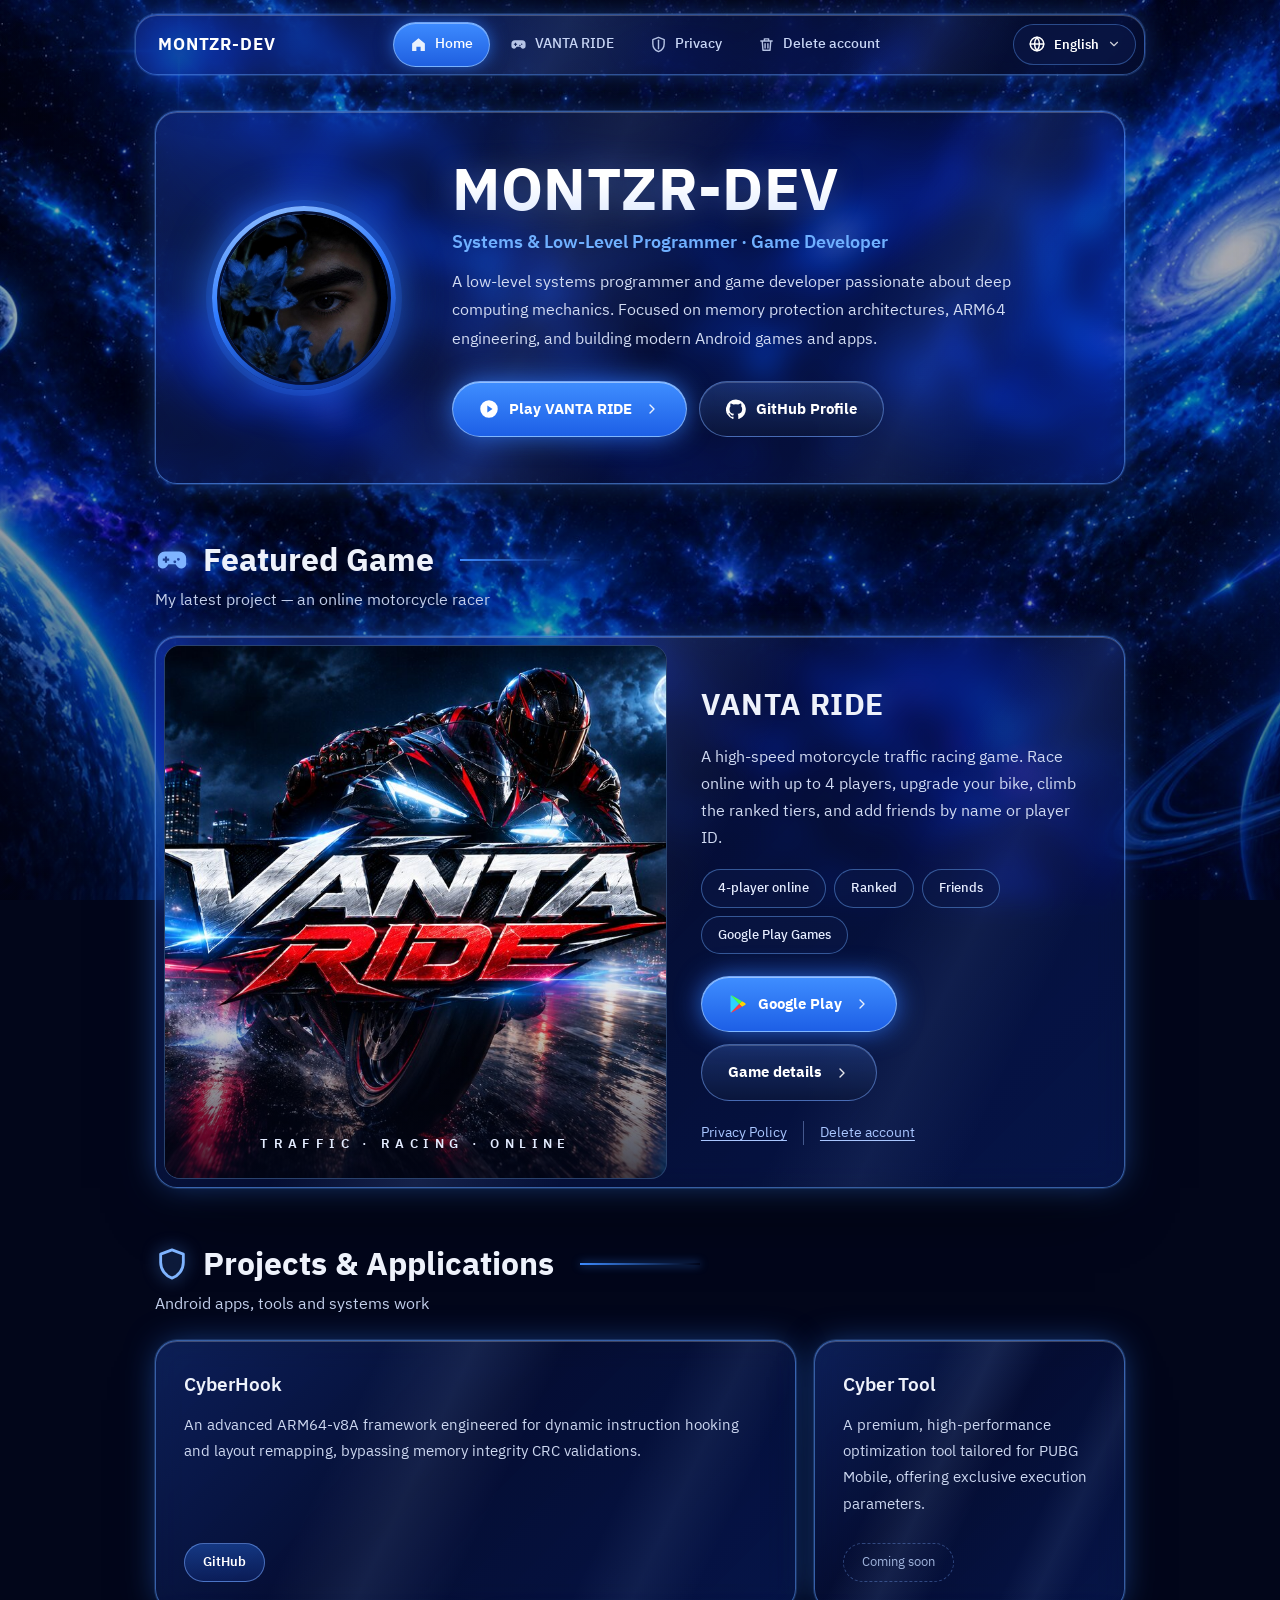
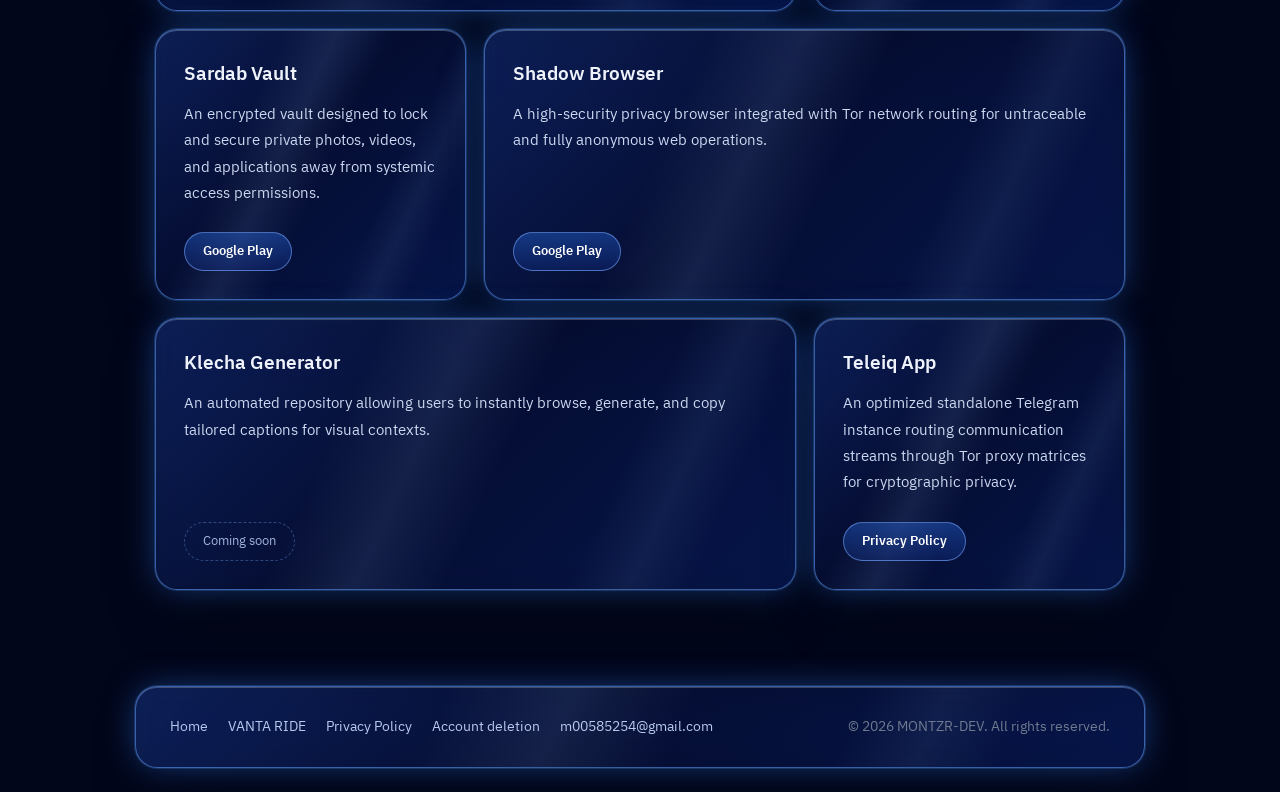
<file: index.html>
<!DOCTYPE html>
<html lang="en" dir="ltr" data-title-ar="MONTZR-DEV | المطوّر" data-title-en="MONTZR-DEV | Portfolio">
<head>
<meta charset="UTF-8"><meta name="viewport" content="width=device-width, initial-scale=1.0">
<title>MONTZR-DEV | Portfolio</title>
<meta name="description" content="MONTZR-DEV portfolio: systems programming, Android apps and the VANTA RIDE game.">
<meta property="og:title" content="MONTZR-DEV | Portfolio"><meta property="og:description" content="MONTZR-DEV portfolio: systems programming, Android apps and the VANTA RIDE game."><meta property="og:image" content="vanta-ride-cover.jpg">
<meta name="theme-color" content="#060912"><link rel="icon" href="313614.jpg">
<link rel="preconnect" href="https://fonts.googleapis.com"><link rel="preconnect" href="https://fonts.gstatic.com" crossorigin><link href="https://fonts.googleapis.com/css2?family=IBM+Plex+Sans+Arabic:wght@400;500;600;700&display=swap" rel="stylesheet"><link rel="stylesheet" href="style.css">
<script src="main.js"></script>
</head>
<body>
<div class="bg" aria-hidden="true"><i></i><i></i><i></i></div><header class="nav"><div class="nav-inner glass"><a class="brand" href="index.html">MONTZR-DEV</a><nav class="links"><a href="index.html" class="active" aria-current="page"><svg class="i" viewBox="0 0 24 24" fill="currentColor" aria-hidden="true"><path d="M3 10.5 12 3l9 7.5V21h-6v-6H9v6H3z"/></svg><span class="ar">الرئيسية</span><span class="en">Home</span></a><a href="vanta-ride.html"><svg class="i" viewBox="0 0 24 24" fill="currentColor" aria-hidden="true"><path d="M7 6h10a5 5 0 0 1 5 5v3.5a3.5 3.5 0 0 1-6.3 2.1L14.5 15h-5l-1.2 1.6A3.5 3.5 0 0 1 2 14.5V11a5 5 0 0 1 5-5zm0 3.5v1.5H5.5v1.5H7V14h1.5v-1.5H10V11H8.5V9.5zm9.5 1a1 1 0 1 0 0 2 1 1 0 0 0 0-2zm-2.5 1.8a1 1 0 1 0 0 2 1 1 0 0 0 0-2z"/></svg><span class="ar">VANTA RIDE</span><span class="en">VANTA RIDE</span></a><a href="vanta-ride-privacy.html"><svg class="i" viewBox="0 0 24 24" fill="none" stroke="currentColor" stroke-width="2" stroke-linecap="round" stroke-linejoin="round" aria-hidden="true"><path d="M12 2 4 5v6c0 5 3.4 9.4 8 11 4.6-1.6 8-6 8-11V5z"/><path d="M12 6v12"/></svg><span class="ar">الخصوصية</span><span class="en">Privacy</span></a><a href="vanta-ride-delete-account.html"><svg class="i" viewBox="0 0 24 24" fill="none" stroke="currentColor" stroke-width="2" stroke-linecap="round" stroke-linejoin="round" aria-hidden="true"><path d="M4 7h16M10 11v6M14 11v6M6 7l1 13h10l1-13M9 7V4h6v3"/></svg><span class="ar">حذف الحساب</span><span class="en">Delete account</span></a></nav><button class="lang" type="button" onclick="toggleLanguage()"><svg class="i" viewBox="0 0 24 24" fill="none" stroke="currentColor" stroke-width="2" stroke-linecap="round" stroke-linejoin="round" aria-hidden="true"><circle cx="12" cy="12" r="9"/><path d="M3 12h18M12 3a14 14 0 0 1 0 18M12 3a14 14 0 0 0 0 18"/></svg><span class="lang-t">English</span><svg class="i" viewBox="0 0 24 24" fill="none" stroke="currentColor" stroke-width="2" stroke-linecap="round" stroke-linejoin="round" aria-hidden="true"><path d="m6 9 6 6 6-6"/></svg></button></div></header>
<main class="wrap">

<section class="hero glass">
 <div class="avatar"><img src="313614.jpg" alt="MONTZR-DEV" onerror="this.parentNode.remove()"></div>
 <div class="hero-text">
 <h1><span class="grad">MONTZR-DEV</span></h1>
 <p class="role">Systems &amp; Low-Level Programmer · Game Developer</p>
 <p class="lead"><span class="ar">مطور برمجيات وأنظمة منخفضة المستوى ومطوّر ألعاب، شغوف بالبحث العميق ودقائق الأمور التقنية. أركز على معمارية حماية الذاكرة وحلول ARM64، وأبني ألعاب وتطبيقات أندرويد حديثة.</span><span class="en">A low-level systems programmer and game developer passionate about deep computing mechanics. Focused on memory protection architectures, ARM64 engineering, and building modern Android games and apps.</span></p>
 <div class="btns">
  <a class="btn btn-p" href="vanta-ride.html"><svg class="i" viewBox="0 0 24 24" fill="currentColor" aria-hidden="true"><path d="M12 1.5a10.5 10.5 0 1 0 0 21 10.5 10.5 0 0 0 0-21zM10 7.8l6.2 4.2-6.2 4.2z"/></svg><span class="ar">العب VANTA RIDE</span><span class="en">Play VANTA RIDE</span><svg class="i" viewBox="0 0 24 24" fill="none" stroke="currentColor" stroke-width="2" stroke-linecap="round" stroke-linejoin="round" aria-hidden="true"><path d="m9 6 6 6-6 6"/></svg></a>
  <a class="btn btn-g" href="https://github.com/MONTZR-DEV" target="_blank" rel="noopener"><svg class="i" viewBox="0 0 24 24" fill="currentColor" aria-hidden="true"><path d="M12 .5a12 12 0 0 0-3.8 23.4c.6.1.8-.3.8-.6v-2c-3.3.7-4-1.6-4-1.6-.6-1.4-1.4-1.8-1.4-1.8-1-.7.1-.7.1-.7 1.2.1 1.8 1.2 1.8 1.2 1 1.8 2.8 1.3 3.5 1 .1-.8.4-1.3.7-1.6-2.7-.3-5.5-1.3-5.5-5.9 0-1.3.5-2.4 1.2-3.2-.1-.3-.5-1.5.1-3.2 0 0 1-.3 3.3 1.2a11.5 11.5 0 0 1 6 0c2.3-1.5 3.3-1.2 3.3-1.2.6 1.7.2 2.9.1 3.2.8.8 1.2 1.9 1.2 3.2 0 4.6-2.8 5.6-5.5 5.9.4.4.8 1.1.8 2.2v3.3c0 .3.2.7.8.6A12 12 0 0 0 12 .5z"/></svg><span class="ar">الملف الشخصي على GitHub</span><span class="en">GitHub Profile</span></a>
 </div>
 </div>
</section>

<section class="section" id="game">
 <h2 class="st"><svg class="i" viewBox="0 0 24 24" fill="currentColor" aria-hidden="true"><path d="M7 6h10a5 5 0 0 1 5 5v3.5a3.5 3.5 0 0 1-6.3 2.1L14.5 15h-5l-1.2 1.6A3.5 3.5 0 0 1 2 14.5V11a5 5 0 0 1 5-5zm0 3.5v1.5H5.5v1.5H7V14h1.5v-1.5H10V11H8.5V9.5zm9.5 1a1 1 0 1 0 0 2 1 1 0 0 0 0-2zm-2.5 1.8a1 1 0 1 0 0 2 1 1 0 0 0 0-2z"/></svg><span class="ar">اللعبة المميزة</span><span class="en">Featured Game</span></h2>
 <p class="sub"><span class="ar">أحدث مشاريعي — سباق دراجات أونلاين</span><span class="en">My latest project — an online motorcycle racer</span></p>
 <div class="feat glass">
  <div class="feat-art"><img src="vanta-ride-cover.jpg" alt="VANTA RIDE — Traffic · Racing · Online" loading="lazy"><div class="feat-tag">TRAFFIC · RACING · ONLINE</div></div>
  <div class="feat-body">
   <h3>VANTA RIDE</h3>
   <p><span class="ar">لعبة سباق دراجات نارية بين الزحام بسرعة عالية. تسابق أونلاين ويا 4 لاعبين، وطوّر دراجتك، واصعد بالتصنيف، وضيف أصدقائك بالاسم أو الـ ID.</span><span class="en">A high-speed motorcycle traffic racing game. Race online with up to 4 players, upgrade your bike, climb the ranked tiers, and add friends by name or player ID.</span></p>
   <div class="chips"><span class="chip"><span class="ar">أونلاين 4 لاعبين</span><span class="en">4-player online</span></span><span class="chip"><span class="ar">تصنيف</span><span class="en">Ranked</span></span><span class="chip"><span class="ar">أصدقاء</span><span class="en">Friends</span></span><span class="chip">Google Play Games</span></div>
   <div class="btns">
    <a class="btn btn-p" href="https://play.google.com/store/apps/details?id=com.montzrdev.vantaride" target="_blank" rel="noopener"><svg class="i" viewBox="0 0 24 24" aria-hidden="true"><path fill="#2fd3ff" d="M3.6 1.8 13.4 12 3.6 22.2c-.4-.2-.6-.6-.6-1.1V2.9c0-.5.2-.9.6-1.1z"/><path fill="#ffd400" d="m16.8 8.6 3.6 2.1c1 .6 1 2 0 2.6l-3.6 2.1-3.4-3.4z"/><path fill="#ff3a44" d="M3.6 22.2 13.4 12l3.4 3.4L5.2 22c-.6.4-1.2.4-1.6.2z"/><path fill="#48ff48" d="M3.6 1.8c.4-.2 1-.2 1.6.2l11.6 6.6-3.4 3.4z"/></svg>Google Play<svg class="i" viewBox="0 0 24 24" fill="none" stroke="currentColor" stroke-width="2" stroke-linecap="round" stroke-linejoin="round" aria-hidden="true"><path d="m9 6 6 6-6 6"/></svg></a>
    <a class="btn btn-g" href="vanta-ride.html"><span class="ar">تفاصيل اللعبة</span><span class="en">Game details</span><svg class="i" viewBox="0 0 24 24" fill="none" stroke="currentColor" stroke-width="2" stroke-linecap="round" stroke-linejoin="round" aria-hidden="true"><path d="m9 6 6 6-6 6"/></svg></a>
   </div>
   <div class="mini"><a href="vanta-ride-privacy.html"><span class="ar">سياسة الخصوصية</span><span class="en">Privacy Policy</span></a><a href="vanta-ride-delete-account.html"><span class="ar">حذف الحساب</span><span class="en">Delete account</span></a></div>
  </div>
 </div>
</section>

<section class="section">
 <h2 class="st"><svg class="i" viewBox="0 0 24 24" fill="none" stroke="currentColor" stroke-width="2" stroke-linecap="round" stroke-linejoin="round" aria-hidden="true"><path d="M12 2 4 5v6c0 5 3.4 9.4 8 11 4.6-1.6 8-6 8-11V5z"/></svg><span class="ar">المشاريع والتطبيقات</span><span class="en">Projects &amp; Applications</span></h2>
 <p class="sub"><span class="ar">أدوات وتطبيقات أندرويد وأنظمة</span><span class="en">Android apps, tools and systems work</span></p>
 <div class="grid">
<div class="card glass"><h3><span class="ar">CyberHook</span><span class="en">CyberHook</span></h3><p><span class="ar">إطار عمل متطور لـ ARM64-v8A لاختراق التدفق البرمجي وحقن الذاكرة، مصمم لتجاوز فحوصات الـ CRC الأمنية.</span><span class="en">An advanced ARM64-v8A framework engineered for dynamic instruction hooking and layout remapping, bypassing memory integrity CRC validations.</span></p><div class="cl"><a class="lb gh" href="https://github.com/MONTZR-DEV/CyberHook" target="_blank" rel="noopener">GitHub</a></div></div>
<div class="card glass"><h3><span class="ar">أداة سايبر</span><span class="en">Cyber Tool</span></h3><p><span class="ar">أداة احترافية مدفوعة مخصصة للعبة ببجي موبايل، تقدم مميزات حصرية وأداءً عالياً لتجربة لعب متكاملة.</span><span class="en">A premium, high-performance optimization tool tailored for PUBG Mobile, offering exclusive execution parameters.</span></p><div class="cl"><span class="soon"><span class="ar">قريباً</span><span class="en">Coming soon</span></span></div></div>
<div class="card glass"><h3><span class="ar">تطبيق سرداب</span><span class="en">Sardab Vault</span></h3><p><span class="ar">حافظ وخزنة مشفرة لحماية صورك، فيديوهاتك، وتطبيقاتك السرية بخصوصية عالية بعيداً عن المتطفلين.</span><span class="en">An encrypted vault designed to lock and secure private photos, videos, and applications away from systemic access permissions.</span></p><div class="cl"><a class="lb gp" href="https://play.google.com/store/apps/details?id=dev.montzr.sardab" target="_blank" rel="noopener">Google Play</a></div></div>
<div class="card glass"><h3><span class="ar">Shadow Browser</span><span class="en">Shadow Browser</span></h3><p><span class="ar">متصفح الخصوصية المطلقة، مدمج بتقنيات Tor لتصفح ويب خفي وآمن تماماً بعيداً عن أعين التعقب.</span><span class="en">A high-security privacy browser integrated with Tor network routing for untraceable and fully anonymous web operations.</span></p><div class="cl"><a class="lb gp" href="https://play.google.com/store/apps/details?id=dev.montzr.shadowbrowser" target="_blank" rel="noopener">Google Play</a></div></div>
<div class="card glass"><h3><span class="ar">برنامج كليشة</span><span class="en">Klecha Generator</span></h3><p><span class="ar">معرض رقمي متكامل يتيح لك تصفح وتوليد كليشات جاهزة للصور، مع إمكانية النسخ والاستخدام المباشر بلمسة واحدة.</span><span class="en">An automated repository allowing users to instantly browse, generate, and copy tailored captions for visual contexts.</span></p><div class="cl"><span class="soon"><span class="ar">قريباً</span><span class="en">Coming soon</span></span></div></div>
<div class="card glass"><h3><span class="ar">Teleiq App</span><span class="en">Teleiq App</span></h3><p><span class="ar">عميل تليجرام متطور للأندرويد، يعتمد على شبكة Tor لتأمين اتصالاتك ومنع كشف هويتك الرقمية.</span><span class="en">An optimized standalone Telegram instance routing communication streams through Tor proxy matrices for cryptographic privacy.</span></p><div class="cl"><a class="lb gh" href="teleiq_privacy_policy.html"><span class="ar">سياسة الخصوصية</span><span class="en">Privacy Policy</span></a></div></div>
 </div>
</section>

</main>
<footer class="glass"><div><a href="index.html"><span class="ar">الرئيسية</span><span class="en">Home</span></a><a href="vanta-ride.html">VANTA RIDE</a><a href="vanta-ride-privacy.html"><span class="ar">سياسة الخصوصية</span><span class="en">Privacy Policy</span></a><a href="vanta-ride-delete-account.html"><span class="ar">حذف الحساب</span><span class="en">Account deletion</span></a><a href="mailto:m00585254@gmail.com">m00585254@gmail.com</a></div>
<p>© <span id="yr">2026</span> MONTZR-DEV. <span class="ar">جميع الحقوق محفوظة.</span><span class="en">All rights reserved.</span></p></footer>
</body></html>
</file>
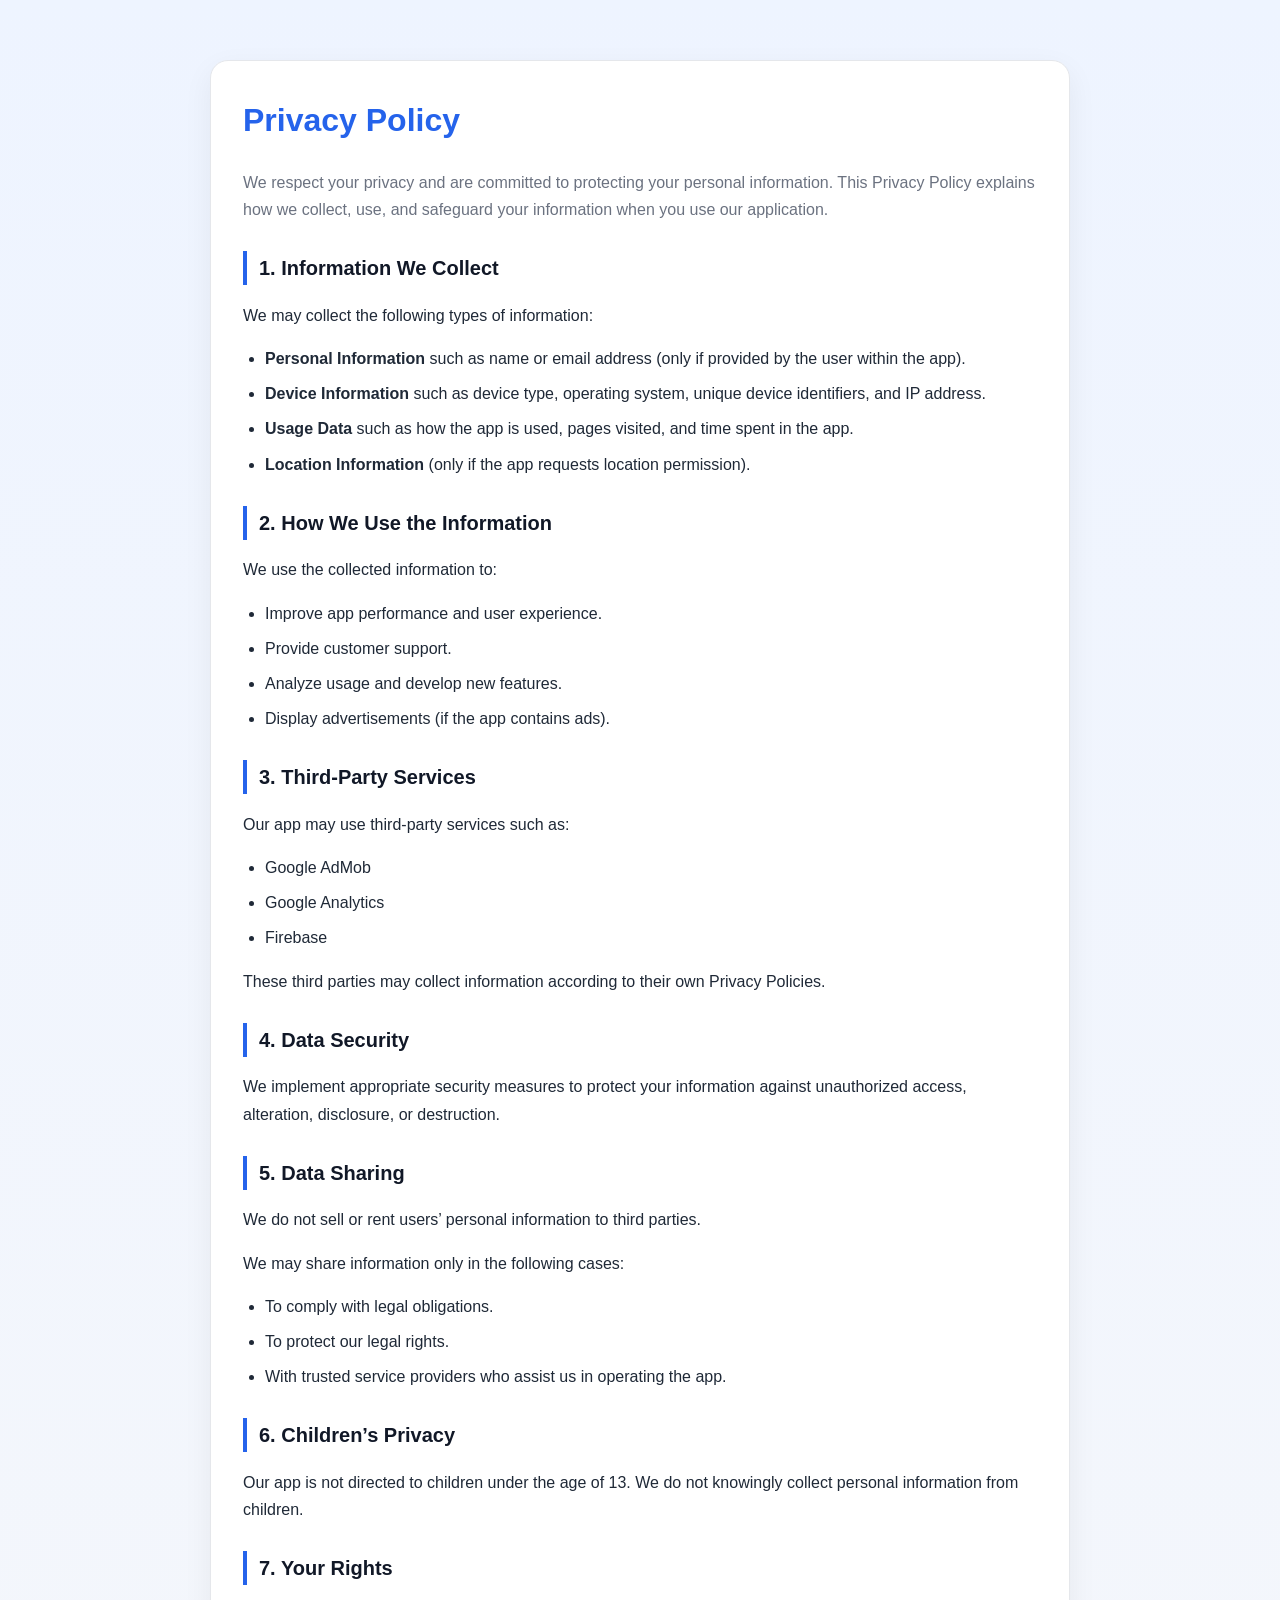
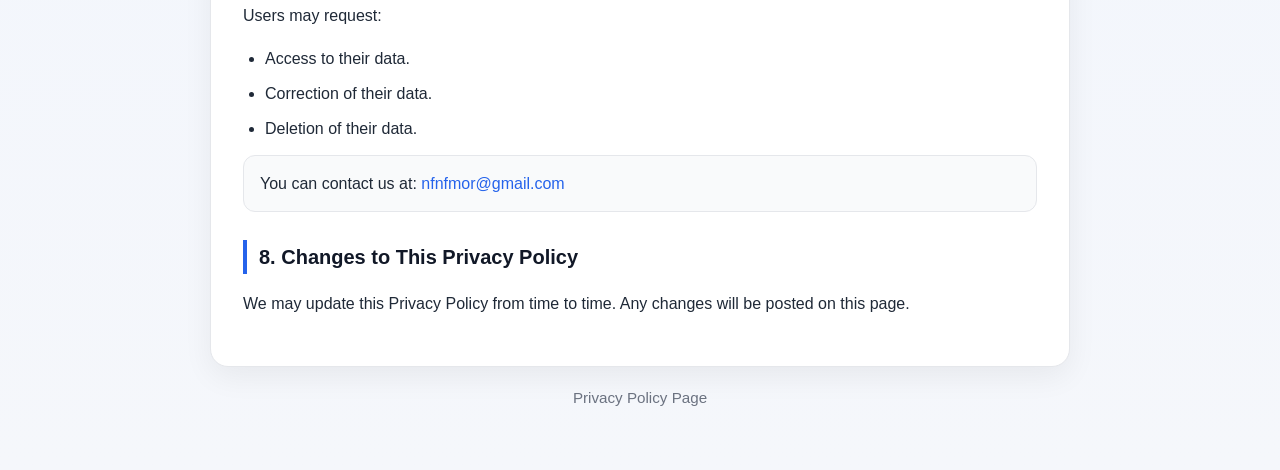
<file: privacy_policy.html>
<!DOCTYPE html>
<html lang="en">
<head>
  <meta charset="UTF-8" />
  <meta name="viewport" content="width=device-width, initial-scale=1.0" />
  <title>Privacy Policy</title>
  <style>
    :root {
      --bg: #f5f7fb;
      --card: #ffffff;
      --text: #1f2937;
      --muted: #6b7280;
      --accent: #2563eb;
      --border: #e5e7eb;
    }

    * { box-sizing: border-box; }

    body {
      margin: 0;
      font-family: Arial, Helvetica, sans-serif;
      background: linear-gradient(180deg, #eef4ff 0%, var(--bg) 100%);
      color: var(--text);
      line-height: 1.7;
    }

    .container {
      max-width: 900px;
      margin: 40px auto;
      padding: 20px;
    }

    .card {
      background: var(--card);
      border: 1px solid var(--border);
      border-radius: 18px;
      padding: 32px;
      box-shadow: 0 10px 30px rgba(0, 0, 0, 0.06);
    }

    h1 {
      margin-top: 0;
      font-size: 2rem;
      color: var(--accent);
    }

    .subtitle {
      color: var(--muted);
      margin-bottom: 28px;
    }

    h2 {
      margin-top: 28px;
      font-size: 1.25rem;
      color: #111827;
      border-left: 4px solid var(--accent);
      padding-left: 12px;
    }

    ul {
      margin: 10px 0 0 22px;
      padding: 0;
    }

    li {
      margin-bottom: 8px;
    }

    .contact {
      background: #f9fafb;
      border: 1px solid var(--border);
      border-radius: 12px;
      padding: 14px 16px;
      margin-top: 12px;
    }

    a {
      color: var(--accent);
      text-decoration: none;
    }

    a:hover {
      text-decoration: underline;
    }

    footer {
      text-align: center;
      color: var(--muted);
      font-size: 0.95rem;
      margin-top: 18px;
    }

    @media (max-width: 640px) {
      .container { margin: 20px auto; padding: 14px; }
      .card { padding: 22px; }
      h1 { font-size: 1.6rem; }
    }
  </style>
</head>
<body>
  <div class="container">
    <div class="card">
      <h1>Privacy Policy</h1>
      <p class="subtitle">
        We respect your privacy and are committed to protecting your personal information.
        This Privacy Policy explains how we collect, use, and safeguard your information when you use our application.
      </p>

      <h2>1. Information We Collect</h2>
      <p>We may collect the following types of information:</p>
      <ul>
        <li><strong>Personal Information</strong> such as name or email address (only if provided by the user within the app).</li>
        <li><strong>Device Information</strong> such as device type, operating system, unique device identifiers, and IP address.</li>
        <li><strong>Usage Data</strong> such as how the app is used, pages visited, and time spent in the app.</li>
        <li><strong>Location Information</strong> (only if the app requests location permission).</li>
      </ul>

      <h2>2. How We Use the Information</h2>
      <p>We use the collected information to:</p>
      <ul>
        <li>Improve app performance and user experience.</li>
        <li>Provide customer support.</li>
        <li>Analyze usage and develop new features.</li>
        <li>Display advertisements (if the app contains ads).</li>
      </ul>

      <h2>3. Third-Party Services</h2>
      <p>Our app may use third-party services such as:</p>
      <ul>
        <li>Google AdMob</li>
        <li>Google Analytics</li>
        <li>Firebase</li>
      </ul>
      <p>These third parties may collect information according to their own Privacy Policies.</p>

      <h2>4. Data Security</h2>
      <p>
        We implement appropriate security measures to protect your information against unauthorized access,
        alteration, disclosure, or destruction.
      </p>

      <h2>5. Data Sharing</h2>
      <p>We do not sell or rent users’ personal information to third parties.</p>
      <p>We may share information only in the following cases:</p>
      <ul>
        <li>To comply with legal obligations.</li>
        <li>To protect our legal rights.</li>
        <li>With trusted service providers who assist us in operating the app.</li>
      </ul>

      <h2>6. Children’s Privacy</h2>
      <p>
        Our app is not directed to children under the age of 13.
        We do not knowingly collect personal information from children.
      </p>

      <h2>7. Your Rights</h2>
      <p>Users may request:</p>
      <ul>
        <li>Access to their data.</li>
        <li>Correction of their data.</li>
        <li>Deletion of their data.</li>
      </ul>
      <div class="contact">
        You can contact us at:
        <a href="mailto:nfnfmor@gmail.com">nfnfmor@gmail.com</a>
      </div>

      <h2>8. Changes to This Privacy Policy</h2>
      <p>
        We may update this Privacy Policy from time to time.
        Any changes will be posted on this page.
      </p>
    </div>

    <footer>Privacy Policy Page</footer>
  </div>
</body>
</html>
</file>
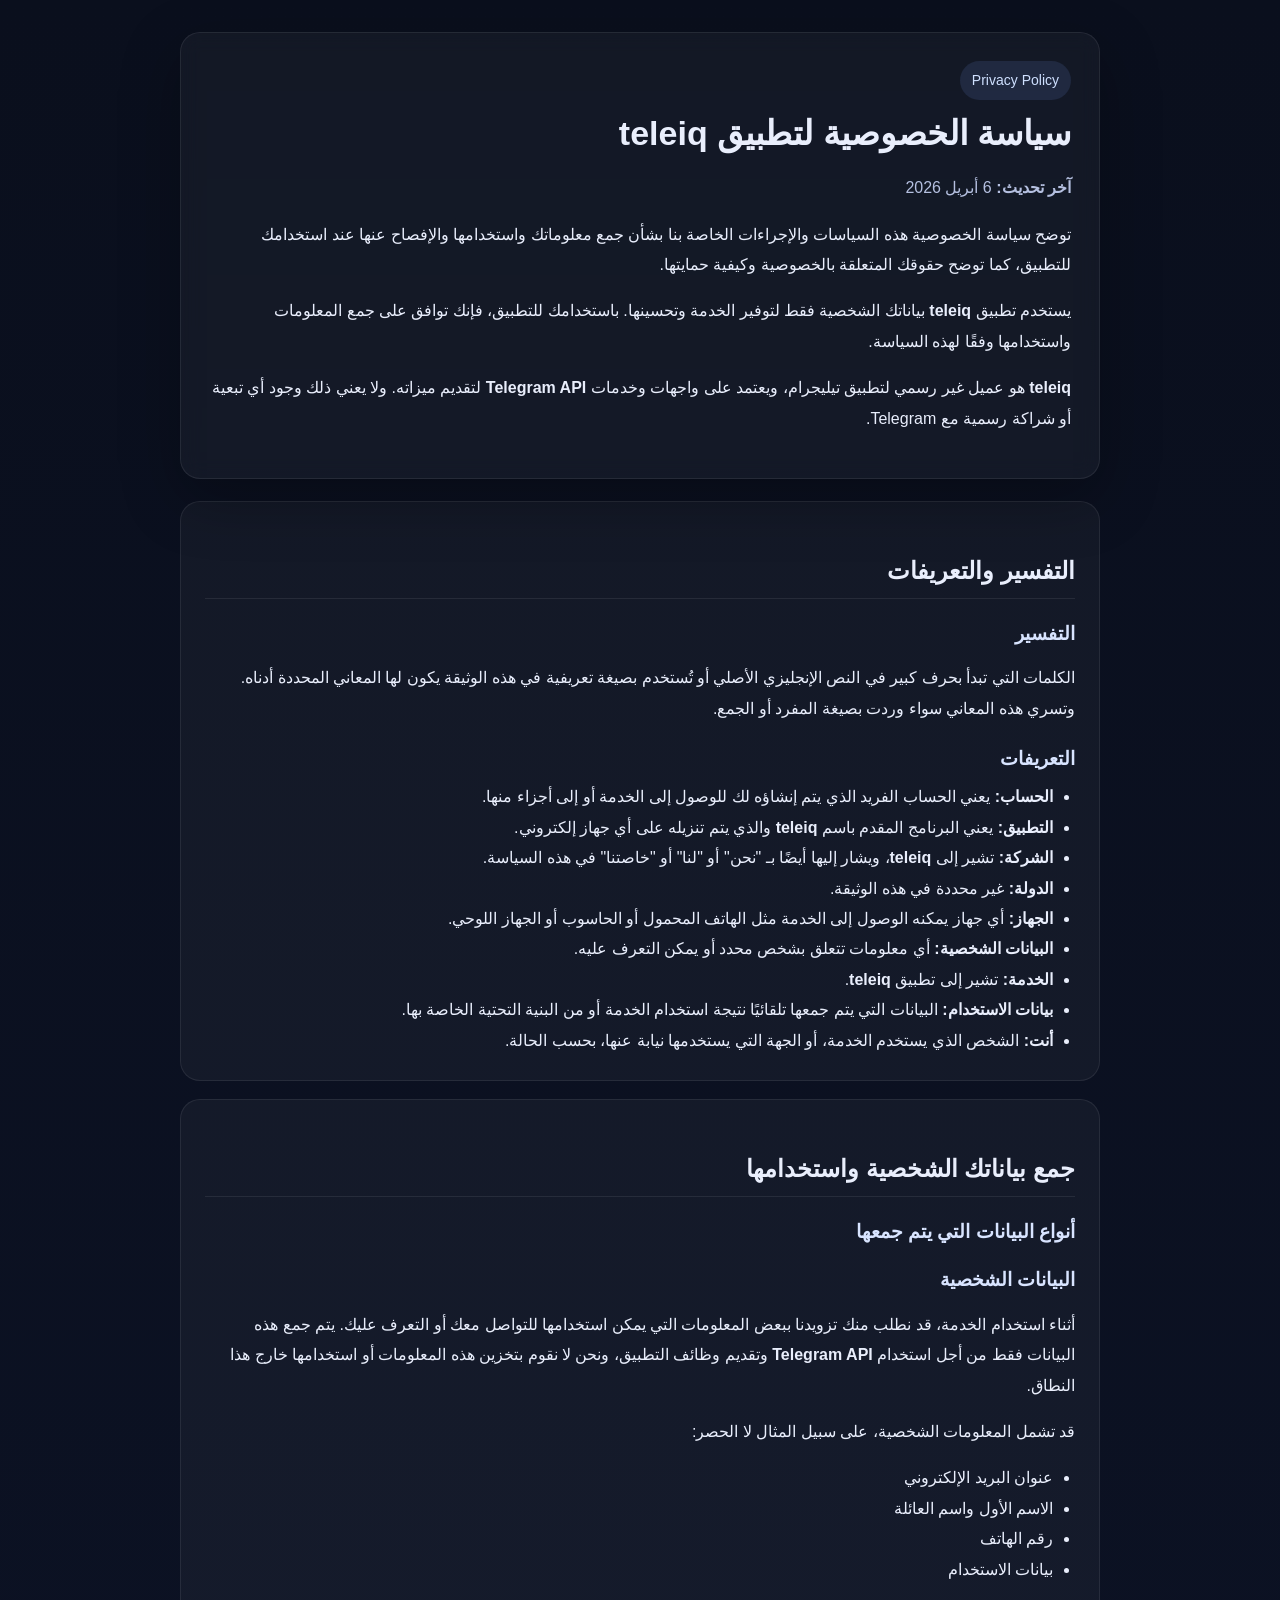
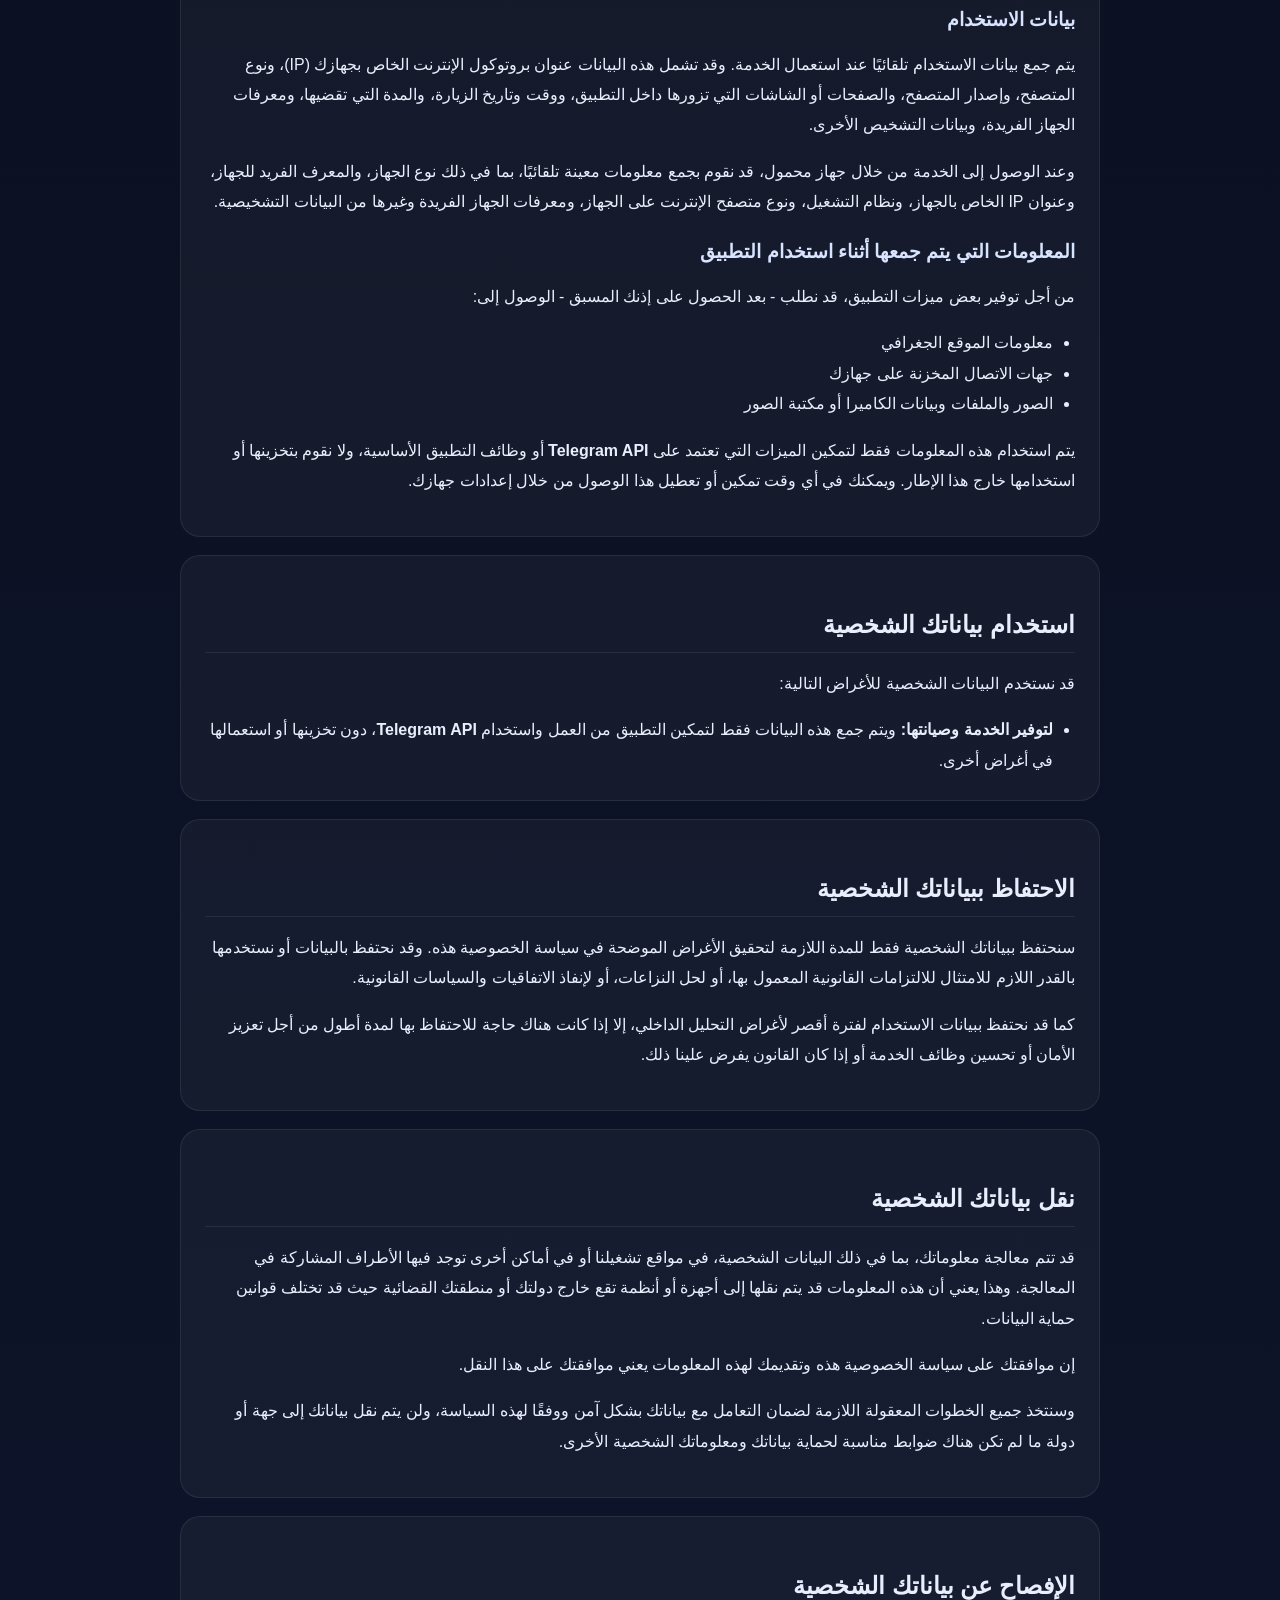
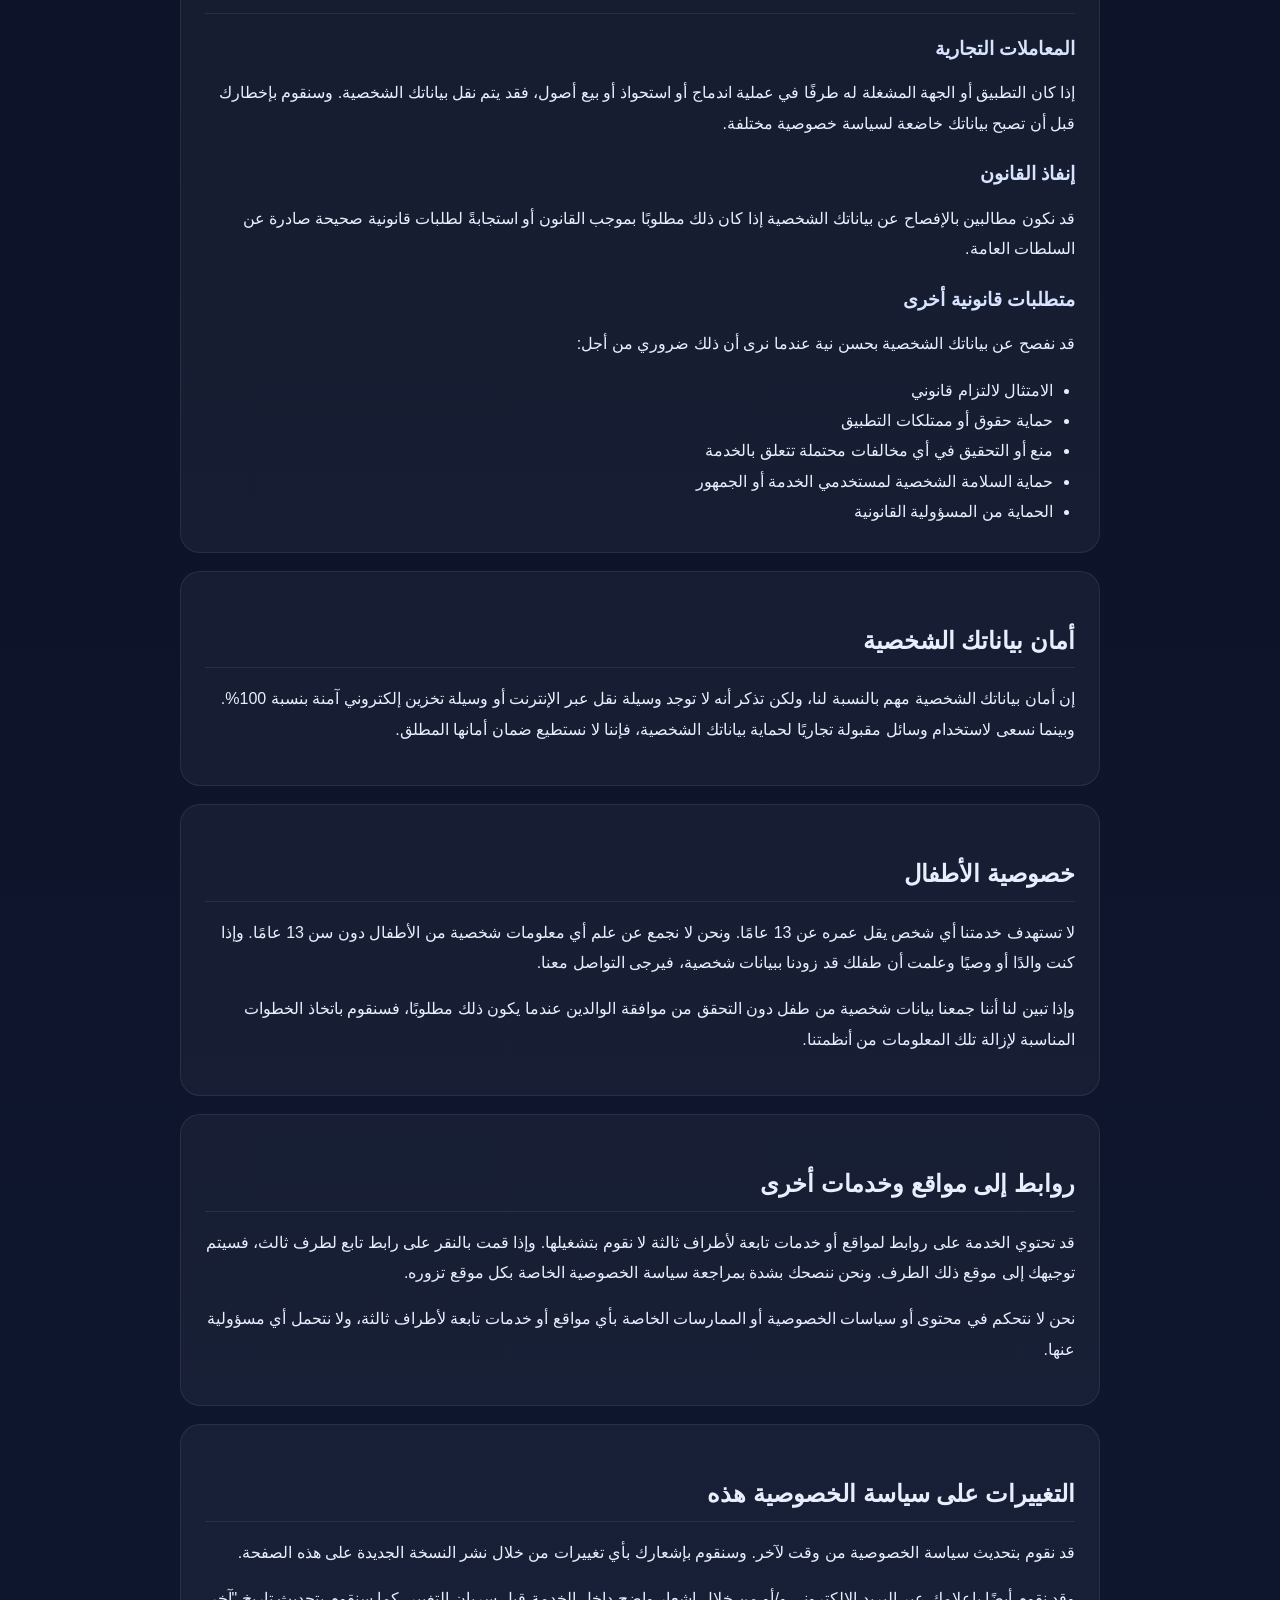
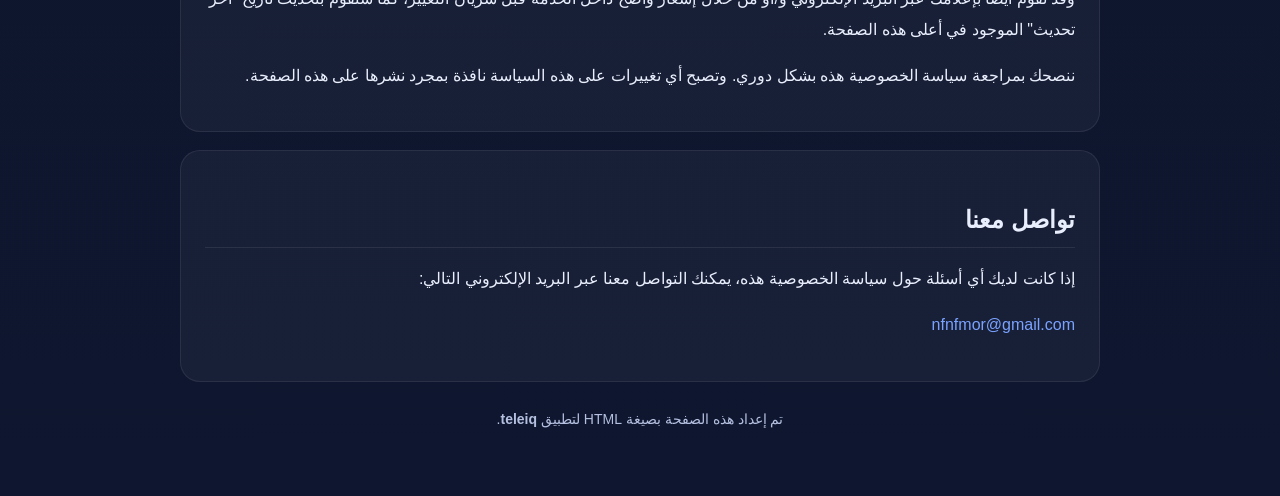
<file: teleiq_privacy_policy.html>
<!DOCTYPE html>
<html lang="ar" dir="rtl">
<head>
  <meta charset="UTF-8" />
  <meta name="viewport" content="width=device-width, initial-scale=1.0" />
  <title>سياسة الخصوصية | teleiq</title>
  <style>
    :root {
      --bg: #0b1020;
      --card: #121a2f;
      --card-2: #17213d;
      --text: #e9eefc;
      --muted: #b5c0e0;
      --accent: #7aa2ff;
      --border: rgba(255,255,255,0.08);
    }

    * { box-sizing: border-box; }

    body {
      margin: 0;
      font-family: Tahoma, Arial, sans-serif;
      background: linear-gradient(180deg, #0a0f1d 0%, #0f1730 100%);
      color: var(--text);
      line-height: 1.9;
    }

    .container {
      max-width: 960px;
      margin: 0 auto;
      padding: 32px 20px 64px;
    }

    .hero {
      background: rgba(255,255,255,0.04);
      border: 1px solid var(--border);
      border-radius: 20px;
      padding: 28px;
      backdrop-filter: blur(10px);
      box-shadow: 0 20px 60px rgba(0,0,0,0.28);
      margin-bottom: 22px;
    }

    .badge {
      display: inline-block;
      padding: 6px 12px;
      border-radius: 999px;
      background: rgba(122,162,255,0.12);
      color: #cfe0ff;
      font-size: 14px;
      margin-bottom: 10px;
    }

    h1, h2, h3 { line-height: 1.4; margin-top: 0; }
    h1 { font-size: 34px; margin-bottom: 10px; }
    h2 {
      font-size: 24px;
      margin: 28px 0 12px;
      padding-bottom: 10px;
      border-bottom: 1px solid var(--border);
    }
    h3 { font-size: 19px; margin: 22px 0 10px; color: #d8e4ff; }

    p, li { color: var(--text); }
    .muted { color: var(--muted); }

    .section {
      background: rgba(255,255,255,0.04);
      border: 1px solid var(--border);
      border-radius: 20px;
      padding: 24px;
      margin-top: 18px;
    }

    ul {
      padding-inline-start: 22px;
      margin: 0;
    }

    a {
      color: var(--accent);
      text-decoration: none;
    }

    a:hover { text-decoration: underline; }

    .footer {
      margin-top: 24px;
      color: var(--muted);
      font-size: 14px;
      text-align: center;
    }

    code {
      background: rgba(255,255,255,0.08);
      padding: 2px 8px;
      border-radius: 8px;
      font-family: Consolas, monospace;
      direction: ltr;
      display: inline-block;
    }

    @media (max-width: 640px) {
      h1 { font-size: 28px; }
      h2 { font-size: 21px; }
      .hero, .section { padding: 18px; }
    }
  </style>
</head>
<body>
  <div class="container">
    <section class="hero">
      <div class="badge">Privacy Policy</div>
      <h1>سياسة الخصوصية لتطبيق teleiq</h1>
      <p class="muted"><strong>آخر تحديث:</strong> 6 أبريل 2026</p>
      <p>
        توضح سياسة الخصوصية هذه السياسات والإجراءات الخاصة بنا بشأن جمع معلوماتك واستخدامها والإفصاح عنها عند استخدامك للتطبيق،
        كما توضح حقوقك المتعلقة بالخصوصية وكيفية حمايتها.
      </p>
      <p>
        يستخدم تطبيق <strong>teleiq</strong> بياناتك الشخصية فقط لتوفير الخدمة وتحسينها. باستخدامك للتطبيق، فإنك توافق على جمع
        المعلومات واستخدامها وفقًا لهذه السياسة.
      </p>
      <p>
        <strong>teleiq</strong> هو عميل غير رسمي لتطبيق تيليجرام، ويعتمد على واجهات وخدمات <strong>Telegram API</strong> لتقديم ميزاته.
        ولا يعني ذلك وجود أي تبعية أو شراكة رسمية مع Telegram.
      </p>
    </section>

    <section class="section">
      <h2>التفسير والتعريفات</h2>
      <h3>التفسير</h3>
      <p>
        الكلمات التي تبدأ بحرف كبير في النص الإنجليزي الأصلي أو تُستخدم بصيغة تعريفية في هذه الوثيقة يكون لها المعاني المحددة أدناه.
        وتسري هذه المعاني سواء وردت بصيغة المفرد أو الجمع.
      </p>

      <h3>التعريفات</h3>
      <ul>
        <li><strong>الحساب:</strong> يعني الحساب الفريد الذي يتم إنشاؤه لك للوصول إلى الخدمة أو إلى أجزاء منها.</li>
        <li><strong>التطبيق:</strong> يعني البرنامج المقدم باسم <strong>teleiq</strong> والذي يتم تنزيله على أي جهاز إلكتروني.</li>
        <li><strong>الشركة:</strong> تشير إلى <strong>teleiq</strong>، ويشار إليها أيضًا بـ "نحن" أو "لنا" أو "خاصتنا" في هذه السياسة.</li>
        <li><strong>الدولة:</strong> غير محددة في هذه الوثيقة.</li>
        <li><strong>الجهاز:</strong> أي جهاز يمكنه الوصول إلى الخدمة مثل الهاتف المحمول أو الحاسوب أو الجهاز اللوحي.</li>
        <li><strong>البيانات الشخصية:</strong> أي معلومات تتعلق بشخص محدد أو يمكن التعرف عليه.</li>
        <li><strong>الخدمة:</strong> تشير إلى تطبيق <strong>teleiq</strong>.</li>
        <li><strong>بيانات الاستخدام:</strong> البيانات التي يتم جمعها تلقائيًا نتيجة استخدام الخدمة أو من البنية التحتية الخاصة بها.</li>
        <li><strong>أنت:</strong> الشخص الذي يستخدم الخدمة، أو الجهة التي يستخدمها نيابة عنها، بحسب الحالة.</li>
      </ul>
    </section>

    <section class="section">
      <h2>جمع بياناتك الشخصية واستخدامها</h2>

      <h3>أنواع البيانات التي يتم جمعها</h3>

      <h3>البيانات الشخصية</h3>
      <p>
        أثناء استخدام الخدمة، قد نطلب منك تزويدنا ببعض المعلومات التي يمكن استخدامها للتواصل معك أو التعرف عليك. يتم جمع هذه البيانات
        فقط من أجل استخدام <strong>Telegram API</strong> وتقديم وظائف التطبيق، ونحن لا نقوم بتخزين هذه المعلومات أو استخدامها خارج هذا النطاق.
      </p>
      <p>قد تشمل المعلومات الشخصية، على سبيل المثال لا الحصر:</p>
      <ul>
        <li>عنوان البريد الإلكتروني</li>
        <li>الاسم الأول واسم العائلة</li>
        <li>رقم الهاتف</li>
        <li>بيانات الاستخدام</li>
      </ul>

      <h3>بيانات الاستخدام</h3>
      <p>
        يتم جمع بيانات الاستخدام تلقائيًا عند استعمال الخدمة. وقد تشمل هذه البيانات عنوان بروتوكول الإنترنت الخاص بجهازك (IP)، ونوع المتصفح،
        وإصدار المتصفح، والصفحات أو الشاشات التي تزورها داخل التطبيق، ووقت وتاريخ الزيارة، والمدة التي تقضيها، ومعرفات الجهاز الفريدة،
        وبيانات التشخيص الأخرى.
      </p>
      <p>
        وعند الوصول إلى الخدمة من خلال جهاز محمول، قد نقوم بجمع معلومات معينة تلقائيًا، بما في ذلك نوع الجهاز، والمعرف الفريد للجهاز،
        وعنوان IP الخاص بالجهاز، ونظام التشغيل، ونوع متصفح الإنترنت على الجهاز، ومعرفات الجهاز الفريدة وغيرها من البيانات التشخيصية.
      </p>

      <h3>المعلومات التي يتم جمعها أثناء استخدام التطبيق</h3>
      <p>من أجل توفير بعض ميزات التطبيق، قد نطلب - بعد الحصول على إذنك المسبق - الوصول إلى:</p>
      <ul>
        <li>معلومات الموقع الجغرافي</li>
        <li>جهات الاتصال المخزنة على جهازك</li>
        <li>الصور والملفات وبيانات الكاميرا أو مكتبة الصور</li>
      </ul>
      <p>
        يتم استخدام هذه المعلومات فقط لتمكين الميزات التي تعتمد على <strong>Telegram API</strong> أو وظائف التطبيق الأساسية، ولا نقوم بتخزينها
        أو استخدامها خارج هذا الإطار. ويمكنك في أي وقت تمكين أو تعطيل هذا الوصول من خلال إعدادات جهازك.
      </p>
    </section>

    <section class="section">
      <h2>استخدام بياناتك الشخصية</h2>
      <p>قد نستخدم البيانات الشخصية للأغراض التالية:</p>
      <ul>
        <li>
          <strong>لتوفير الخدمة وصيانتها:</strong>
          ويتم جمع هذه البيانات فقط لتمكين التطبيق من العمل واستخدام <strong>Telegram API</strong>، دون تخزينها أو استعمالها في أغراض أخرى.
        </li>
      </ul>
    </section>

    <section class="section">
      <h2>الاحتفاظ ببياناتك الشخصية</h2>
      <p>
        سنحتفظ ببياناتك الشخصية فقط للمدة اللازمة لتحقيق الأغراض الموضحة في سياسة الخصوصية هذه. وقد نحتفظ بالبيانات أو نستخدمها بالقدر اللازم
        للامتثال للالتزامات القانونية المعمول بها، أو لحل النزاعات، أو لإنفاذ الاتفاقيات والسياسات القانونية.
      </p>
      <p>
        كما قد نحتفظ ببيانات الاستخدام لفترة أقصر لأغراض التحليل الداخلي، إلا إذا كانت هناك حاجة للاحتفاظ بها لمدة أطول من أجل تعزيز الأمان
        أو تحسين وظائف الخدمة أو إذا كان القانون يفرض علينا ذلك.
      </p>
    </section>

    <section class="section">
      <h2>نقل بياناتك الشخصية</h2>
      <p>
        قد تتم معالجة معلوماتك، بما في ذلك البيانات الشخصية، في مواقع تشغيلنا أو في أماكن أخرى توجد فيها الأطراف المشاركة في المعالجة.
        وهذا يعني أن هذه المعلومات قد يتم نقلها إلى أجهزة أو أنظمة تقع خارج دولتك أو منطقتك القضائية حيث قد تختلف قوانين حماية البيانات.
      </p>
      <p>
        إن موافقتك على سياسة الخصوصية هذه وتقديمك لهذه المعلومات يعني موافقتك على هذا النقل.
      </p>
      <p>
        وسنتخذ جميع الخطوات المعقولة اللازمة لضمان التعامل مع بياناتك بشكل آمن ووفقًا لهذه السياسة، ولن يتم نقل بياناتك إلى جهة أو دولة
        ما لم تكن هناك ضوابط مناسبة لحماية بياناتك ومعلوماتك الشخصية الأخرى.
      </p>
    </section>

    <section class="section">
      <h2>الإفصاح عن بياناتك الشخصية</h2>

      <h3>المعاملات التجارية</h3>
      <p>
        إذا كان التطبيق أو الجهة المشغلة له طرفًا في عملية اندماج أو استحواذ أو بيع أصول، فقد يتم نقل بياناتك الشخصية. وسنقوم بإخطارك قبل أن
        تصبح بياناتك خاضعة لسياسة خصوصية مختلفة.
      </p>

      <h3>إنفاذ القانون</h3>
      <p>
        قد نكون مطالبين بالإفصاح عن بياناتك الشخصية إذا كان ذلك مطلوبًا بموجب القانون أو استجابةً لطلبات قانونية صحيحة صادرة عن السلطات العامة.
      </p>

      <h3>متطلبات قانونية أخرى</h3>
      <p>قد نفصح عن بياناتك الشخصية بحسن نية عندما نرى أن ذلك ضروري من أجل:</p>
      <ul>
        <li>الامتثال لالتزام قانوني</li>
        <li>حماية حقوق أو ممتلكات التطبيق</li>
        <li>منع أو التحقيق في أي مخالفات محتملة تتعلق بالخدمة</li>
        <li>حماية السلامة الشخصية لمستخدمي الخدمة أو الجمهور</li>
        <li>الحماية من المسؤولية القانونية</li>
      </ul>
    </section>

    <section class="section">
      <h2>أمان بياناتك الشخصية</h2>
      <p>
        إن أمان بياناتك الشخصية مهم بالنسبة لنا، ولكن تذكر أنه لا توجد وسيلة نقل عبر الإنترنت أو وسيلة تخزين إلكتروني آمنة بنسبة 100%.
        وبينما نسعى لاستخدام وسائل مقبولة تجاريًا لحماية بياناتك الشخصية، فإننا لا نستطيع ضمان أمانها المطلق.
      </p>
    </section>

    <section class="section">
      <h2>خصوصية الأطفال</h2>
      <p>
        لا تستهدف خدمتنا أي شخص يقل عمره عن 13 عامًا. ونحن لا نجمع عن علم أي معلومات شخصية من الأطفال دون سن 13 عامًا.
        وإذا كنت والدًا أو وصيًا وعلمت أن طفلك قد زودنا ببيانات شخصية، فيرجى التواصل معنا.
      </p>
      <p>
        وإذا تبين لنا أننا جمعنا بيانات شخصية من طفل دون التحقق من موافقة الوالدين عندما يكون ذلك مطلوبًا، فسنقوم باتخاذ الخطوات المناسبة
        لإزالة تلك المعلومات من أنظمتنا.
      </p>
    </section>

    <section class="section">
      <h2>روابط إلى مواقع وخدمات أخرى</h2>
      <p>
        قد تحتوي الخدمة على روابط لمواقع أو خدمات تابعة لأطراف ثالثة لا نقوم بتشغيلها. وإذا قمت بالنقر على رابط تابع لطرف ثالث،
        فسيتم توجيهك إلى موقع ذلك الطرف. ونحن ننصحك بشدة بمراجعة سياسة الخصوصية الخاصة بكل موقع تزوره.
      </p>
      <p>
        نحن لا نتحكم في محتوى أو سياسات الخصوصية أو الممارسات الخاصة بأي مواقع أو خدمات تابعة لأطراف ثالثة، ولا نتحمل أي مسؤولية عنها.
      </p>
    </section>

    <section class="section">
      <h2>التغييرات على سياسة الخصوصية هذه</h2>
      <p>
        قد نقوم بتحديث سياسة الخصوصية من وقت لآخر. وسنقوم بإشعارك بأي تغييرات من خلال نشر النسخة الجديدة على هذه الصفحة.
      </p>
      <p>
        وقد نقوم أيضًا بإعلامك عبر البريد الإلكتروني و/أو من خلال إشعار واضح داخل الخدمة قبل سريان التغيير، كما سنقوم بتحديث تاريخ
        "آخر تحديث" الموجود في أعلى هذه الصفحة.
      </p>
      <p>
        ننصحك بمراجعة سياسة الخصوصية هذه بشكل دوري. وتصبح أي تغييرات على هذه السياسة نافذة بمجرد نشرها على هذه الصفحة.
      </p>
    </section>

    <section class="section">
      <h2>تواصل معنا</h2>
      <p>إذا كانت لديك أي أسئلة حول سياسة الخصوصية هذه، يمكنك التواصل معنا عبر البريد الإلكتروني التالي:</p>
      <p><a href="mailto:nfnfmor@gmail.cpm">nfnfmor@gmail.com</a></p>
    </section>

    <div class="footer">
      تم إعداد هذه الصفحة بصيغة HTML لتطبيق <strong>teleiq</strong>.
    </div>
  </div>
</body>
</html>
</file>
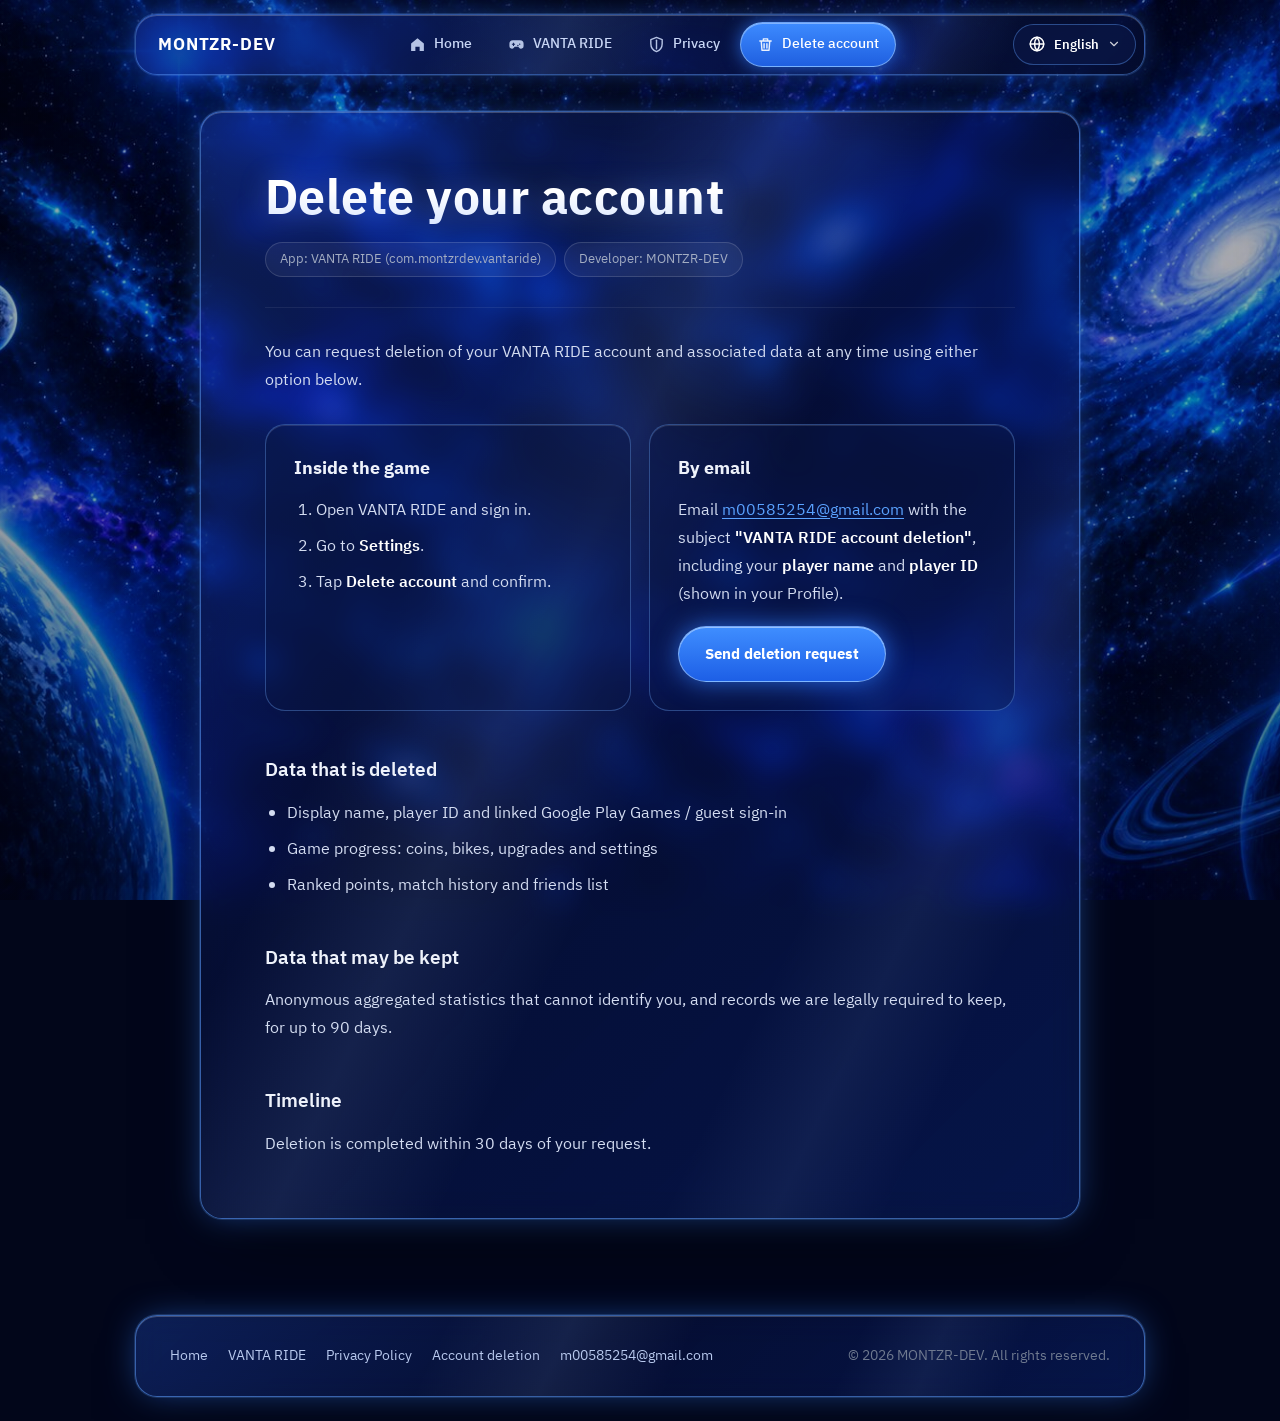
<file: vanta-ride-delete-account.html>
<!DOCTYPE html>
<html lang="en" dir="ltr" data-title-ar="حذف الحساب | VANTA RIDE" data-title-en="Delete Account | VANTA RIDE">
<head>
<meta charset="UTF-8"><meta name="viewport" content="width=device-width, initial-scale=1.0">
<title>Delete Account | VANTA RIDE</title>
<meta name="description" content="How to delete your VANTA RIDE account and data.">
<meta property="og:title" content="Delete Account | VANTA RIDE"><meta property="og:description" content="How to delete your VANTA RIDE account and data."><meta property="og:image" content="vanta-ride-cover.jpg">
<meta name="theme-color" content="#060912"><link rel="icon" href="313614.jpg">
<link rel="preconnect" href="https://fonts.googleapis.com"><link rel="preconnect" href="https://fonts.gstatic.com" crossorigin><link href="https://fonts.googleapis.com/css2?family=IBM+Plex+Sans+Arabic:wght@400;500;600;700&display=swap" rel="stylesheet"><link rel="stylesheet" href="style.css">
<script src="main.js"></script>
</head>
<body>
<div class="bg" aria-hidden="true"><i></i><i></i><i></i></div><header class="nav"><div class="nav-inner glass"><a class="brand" href="index.html">MONTZR-DEV</a><nav class="links"><a href="index.html"><svg class="i" viewBox="0 0 24 24" fill="currentColor" aria-hidden="true"><path d="M3 10.5 12 3l9 7.5V21h-6v-6H9v6H3z"/></svg><span class="ar">الرئيسية</span><span class="en">Home</span></a><a href="vanta-ride.html"><svg class="i" viewBox="0 0 24 24" fill="currentColor" aria-hidden="true"><path d="M7 6h10a5 5 0 0 1 5 5v3.5a3.5 3.5 0 0 1-6.3 2.1L14.5 15h-5l-1.2 1.6A3.5 3.5 0 0 1 2 14.5V11a5 5 0 0 1 5-5zm0 3.5v1.5H5.5v1.5H7V14h1.5v-1.5H10V11H8.5V9.5zm9.5 1a1 1 0 1 0 0 2 1 1 0 0 0 0-2zm-2.5 1.8a1 1 0 1 0 0 2 1 1 0 0 0 0-2z"/></svg><span class="ar">VANTA RIDE</span><span class="en">VANTA RIDE</span></a><a href="vanta-ride-privacy.html"><svg class="i" viewBox="0 0 24 24" fill="none" stroke="currentColor" stroke-width="2" stroke-linecap="round" stroke-linejoin="round" aria-hidden="true"><path d="M12 2 4 5v6c0 5 3.4 9.4 8 11 4.6-1.6 8-6 8-11V5z"/><path d="M12 6v12"/></svg><span class="ar">الخصوصية</span><span class="en">Privacy</span></a><a href="vanta-ride-delete-account.html" class="active" aria-current="page"><svg class="i" viewBox="0 0 24 24" fill="none" stroke="currentColor" stroke-width="2" stroke-linecap="round" stroke-linejoin="round" aria-hidden="true"><path d="M4 7h16M10 11v6M14 11v6M6 7l1 13h10l1-13M9 7V4h6v3"/></svg><span class="ar">حذف الحساب</span><span class="en">Delete account</span></a></nav><button class="lang" type="button" onclick="toggleLanguage()"><svg class="i" viewBox="0 0 24 24" fill="none" stroke="currentColor" stroke-width="2" stroke-linecap="round" stroke-linejoin="round" aria-hidden="true"><circle cx="12" cy="12" r="9"/><path d="M3 12h18M12 3a14 14 0 0 1 0 18M12 3a14 14 0 0 0 0 18"/></svg><span class="lang-t">English</span><svg class="i" viewBox="0 0 24 24" fill="none" stroke="currentColor" stroke-width="2" stroke-linecap="round" stroke-linejoin="round" aria-hidden="true"><path d="m6 9 6 6 6-6"/></svg></button></div></header>
<main class="wrap">
<article class="glass doc">
<div class="en"><h1><span class="grad">Delete your account</span></h1><p class="meta"><span>App: VANTA RIDE (com.montzrdev.vantaride)</span><span>Developer: MONTZR-DEV</span></p>
<p>You can request deletion of your VANTA RIDE account and associated data at any time using either option below.</p></div>
<div class="ar"><h1><span class="grad">حذف الحساب</span></h1><p class="meta"><span>التطبيق: VANTA RIDE (com.montzrdev.vantaride)</span><span>المطوّر: MONTZR-DEV</span></p>
<p>تقدر تطلب حذف حسابك في VANTA RIDE وكل بياناته بأي وقت بإحدى الطريقتين التاليتين.</p></div>
<div class="two">
 <div class="box"><h3><span class="ar">من داخل اللعبة</span><span class="en">Inside the game</span></h3>
  <ol class="en"><li>Open VANTA RIDE and sign in.</li><li>Go to <b>Settings</b>.</li><li>Tap <b>Delete account</b> and confirm.</li></ol>
  <ol class="ar"><li>افتح VANTA RIDE وسجّل دخول.</li><li>روح على <b>الإعدادات</b>.</li><li>اضغط <b>حذف الحساب</b> وأكّد.</li></ol></div>
 <div class="box"><h3><span class="ar">عن طريق الإيميل</span><span class="en">By email</span></h3>
  <p class="en">Email <a href="mailto:m00585254@gmail.com?subject=VANTA%20RIDE%20account%20deletion">m00585254@gmail.com</a> with the subject <b>"VANTA RIDE account deletion"</b>, including your <b>player name</b> and <b>player ID</b> (shown in your Profile).</p>
  <p class="ar">راسل <a href="mailto:m00585254@gmail.com?subject=VANTA%20RIDE%20account%20deletion">m00585254@gmail.com</a> بعنوان <b>"VANTA RIDE account deletion"</b> واكتب <b>اسمك</b> و<b>الـ ID</b> مالك (يظهر بالملف الشخصي).</p>
  <a class="btn btn-p" href="mailto:m00585254@gmail.com?subject=VANTA%20RIDE%20account%20deletion"><span class="ar">أرسل طلب الحذف</span><span class="en">Send deletion request</span></a></div>
</div>
<div class="en"><h2>Data that is deleted</h2><ul><li>Display name, player ID and linked Google Play Games / guest sign-in</li><li>Game progress: coins, bikes, upgrades and settings</li><li>Ranked points, match history and friends list</li></ul>
<h2>Data that may be kept</h2><p>Anonymous aggregated statistics that cannot identify you, and records we are legally required to keep, for up to 90 days.</p>
<h2>Timeline</h2><p>Deletion is completed within 30 days of your request.</p></div>
<div class="ar"><h2>البيانات التي تُحذف</h2><ul><li>الاسم والـ ID وربط Google Play Games أو حساب الضيف</li><li>تقدّم اللعبة: العملات والدراجات والتطويرات والإعدادات</li><li>نقاط التصنيف وسجل السباقات وقائمة الأصدقاء</li></ul>
<h2>البيانات التي قد يُحتفظ بها</h2><p>إحصائيات مجمّعة مجهولة لا تكشف هويتك، والسجلات التي يفرض القانون الاحتفاظ بها لمدة أقصاها 90 يوماً.</p>
<h2>المدة</h2><p>يكتمل الحذف خلال 30 يوماً من طلبك.</p></div>
</article>
</main>
<footer class="glass"><div><a href="index.html"><span class="ar">الرئيسية</span><span class="en">Home</span></a><a href="vanta-ride.html">VANTA RIDE</a><a href="vanta-ride-privacy.html"><span class="ar">سياسة الخصوصية</span><span class="en">Privacy Policy</span></a><a href="vanta-ride-delete-account.html"><span class="ar">حذف الحساب</span><span class="en">Account deletion</span></a><a href="mailto:m00585254@gmail.com">m00585254@gmail.com</a></div>
<p>© <span id="yr">2026</span> MONTZR-DEV. <span class="ar">جميع الحقوق محفوظة.</span><span class="en">All rights reserved.</span></p></footer>
</body></html>
</file>
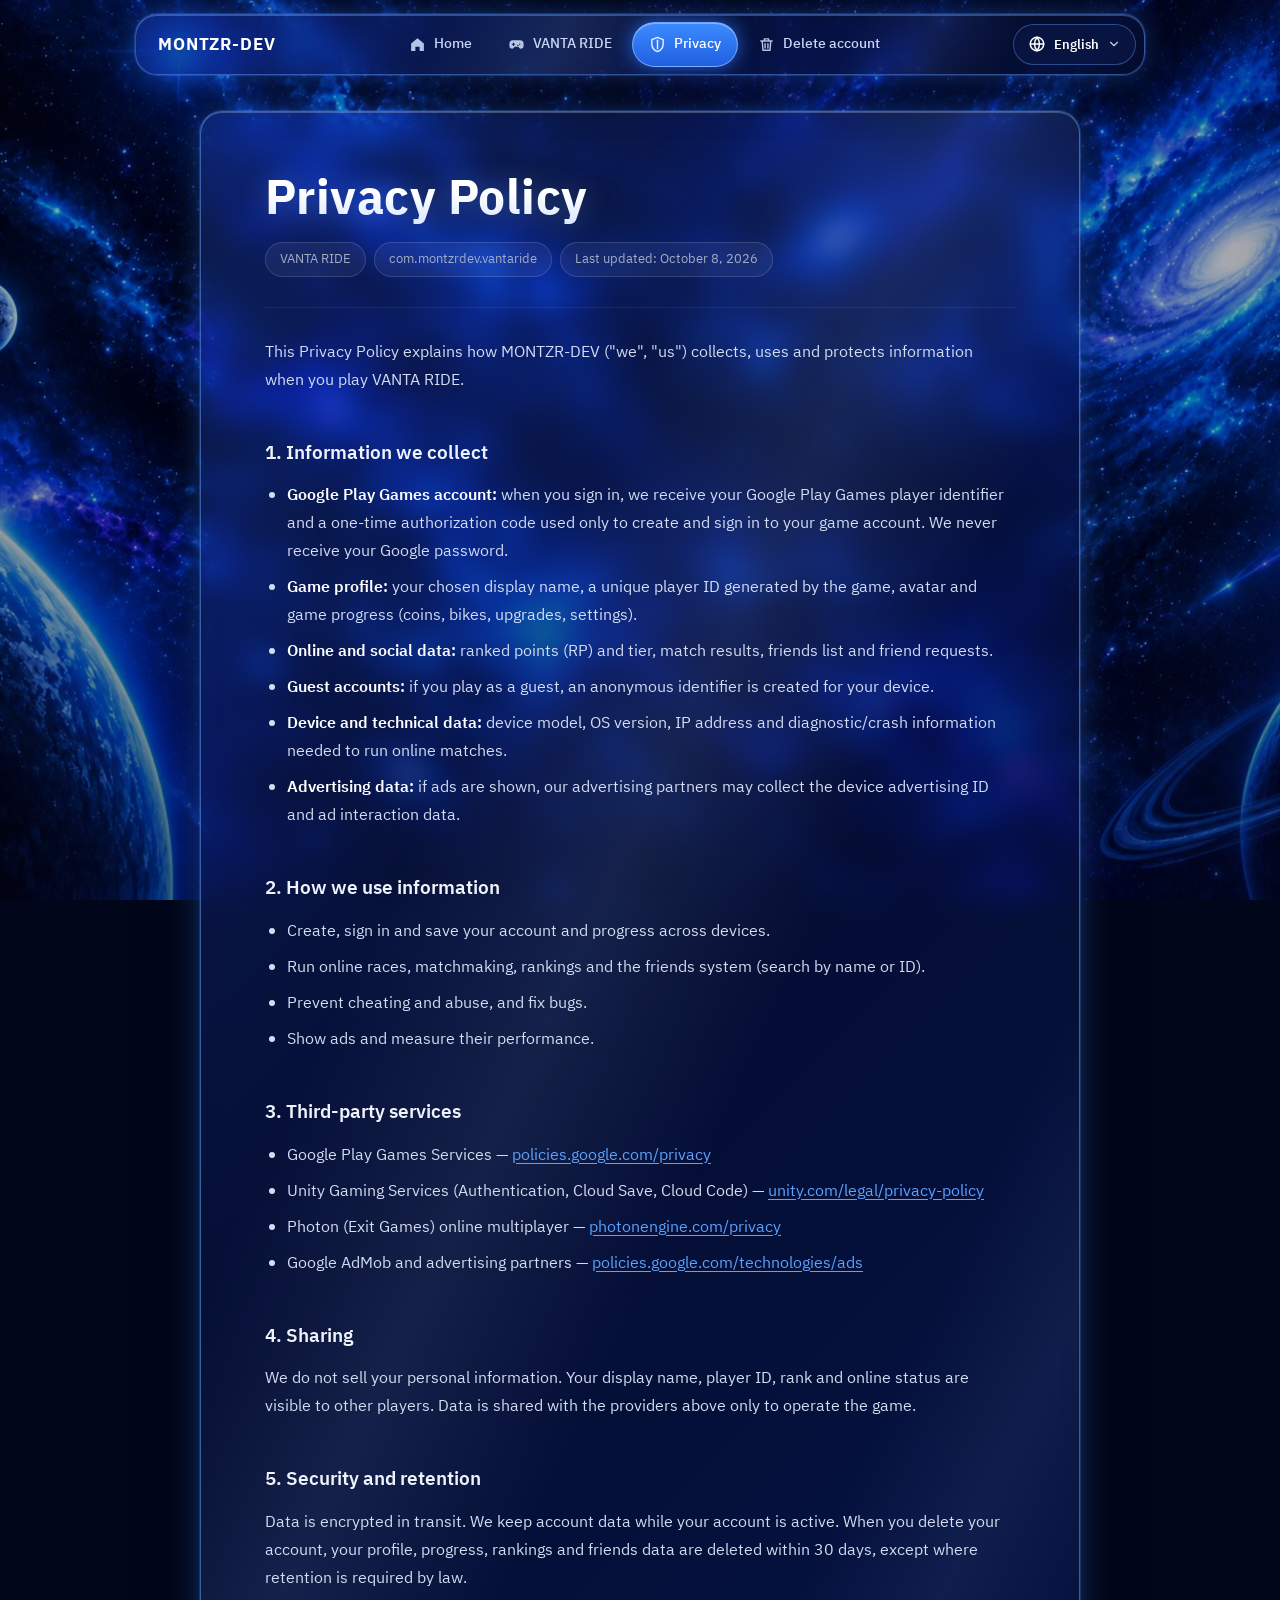
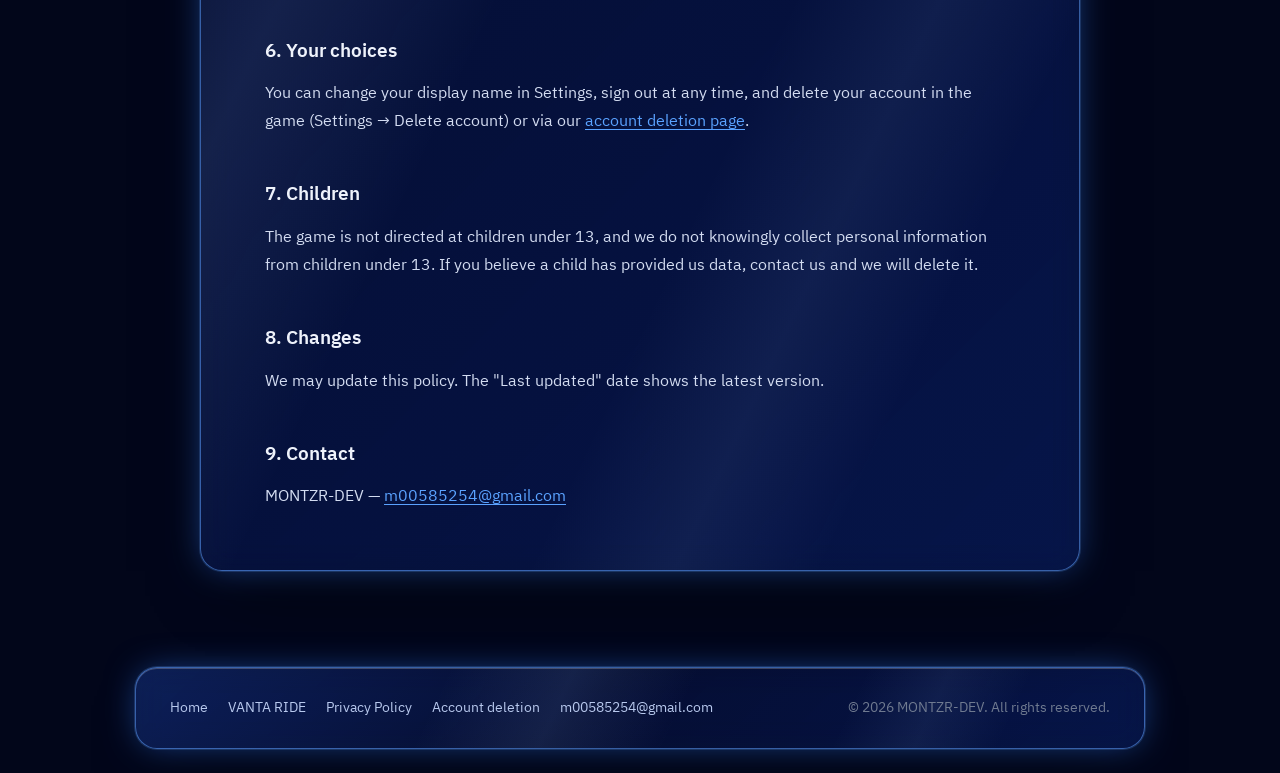
<file: vanta-ride-privacy.html>
<!DOCTYPE html>
<html lang="en" dir="ltr" data-title-ar="سياسة الخصوصية | VANTA RIDE" data-title-en="Privacy Policy | VANTA RIDE">
<head>
<meta charset="UTF-8"><meta name="viewport" content="width=device-width, initial-scale=1.0">
<title>Privacy Policy | VANTA RIDE</title>
<meta name="description" content="Privacy Policy for the VANTA RIDE game by MONTZR-DEV.">
<meta property="og:title" content="Privacy Policy | VANTA RIDE"><meta property="og:description" content="Privacy Policy for the VANTA RIDE game by MONTZR-DEV."><meta property="og:image" content="vanta-ride-cover.jpg">
<meta name="theme-color" content="#060912"><link rel="icon" href="313614.jpg">
<link rel="preconnect" href="https://fonts.googleapis.com"><link rel="preconnect" href="https://fonts.gstatic.com" crossorigin><link href="https://fonts.googleapis.com/css2?family=IBM+Plex+Sans+Arabic:wght@400;500;600;700&display=swap" rel="stylesheet"><link rel="stylesheet" href="style.css">
<script src="main.js"></script>
</head>
<body>
<div class="bg" aria-hidden="true"><i></i><i></i><i></i></div><header class="nav"><div class="nav-inner glass"><a class="brand" href="index.html">MONTZR-DEV</a><nav class="links"><a href="index.html"><svg class="i" viewBox="0 0 24 24" fill="currentColor" aria-hidden="true"><path d="M3 10.5 12 3l9 7.5V21h-6v-6H9v6H3z"/></svg><span class="ar">الرئيسية</span><span class="en">Home</span></a><a href="vanta-ride.html"><svg class="i" viewBox="0 0 24 24" fill="currentColor" aria-hidden="true"><path d="M7 6h10a5 5 0 0 1 5 5v3.5a3.5 3.5 0 0 1-6.3 2.1L14.5 15h-5l-1.2 1.6A3.5 3.5 0 0 1 2 14.5V11a5 5 0 0 1 5-5zm0 3.5v1.5H5.5v1.5H7V14h1.5v-1.5H10V11H8.5V9.5zm9.5 1a1 1 0 1 0 0 2 1 1 0 0 0 0-2zm-2.5 1.8a1 1 0 1 0 0 2 1 1 0 0 0 0-2z"/></svg><span class="ar">VANTA RIDE</span><span class="en">VANTA RIDE</span></a><a href="vanta-ride-privacy.html" class="active" aria-current="page"><svg class="i" viewBox="0 0 24 24" fill="none" stroke="currentColor" stroke-width="2" stroke-linecap="round" stroke-linejoin="round" aria-hidden="true"><path d="M12 2 4 5v6c0 5 3.4 9.4 8 11 4.6-1.6 8-6 8-11V5z"/><path d="M12 6v12"/></svg><span class="ar">الخصوصية</span><span class="en">Privacy</span></a><a href="vanta-ride-delete-account.html"><svg class="i" viewBox="0 0 24 24" fill="none" stroke="currentColor" stroke-width="2" stroke-linecap="round" stroke-linejoin="round" aria-hidden="true"><path d="M4 7h16M10 11v6M14 11v6M6 7l1 13h10l1-13M9 7V4h6v3"/></svg><span class="ar">حذف الحساب</span><span class="en">Delete account</span></a></nav><button class="lang" type="button" onclick="toggleLanguage()"><svg class="i" viewBox="0 0 24 24" fill="none" stroke="currentColor" stroke-width="2" stroke-linecap="round" stroke-linejoin="round" aria-hidden="true"><circle cx="12" cy="12" r="9"/><path d="M3 12h18M12 3a14 14 0 0 1 0 18M12 3a14 14 0 0 0 0 18"/></svg><span class="lang-t">English</span><svg class="i" viewBox="0 0 24 24" fill="none" stroke="currentColor" stroke-width="2" stroke-linecap="round" stroke-linejoin="round" aria-hidden="true"><path d="m6 9 6 6 6-6"/></svg></button></div></header>
<main class="wrap">
<article class="glass doc"><div class="en">
<h1><span class="grad">Privacy Policy</span></h1><p class="meta"><span>VANTA RIDE</span><span>com.montzrdev.vantaride</span><span>Last updated: October 8, 2026</span></p>
<p>This Privacy Policy explains how MONTZR-DEV ("we", "us") collects, uses and protects information when you play VANTA RIDE.</p>
<h2>1. Information we collect</h2><ul>
<li><b>Google Play Games account:</b> when you sign in, we receive your Google Play Games player identifier and a one-time authorization code used only to create and sign in to your game account. We never receive your Google password.</li>
<li><b>Game profile:</b> your chosen display name, a unique player ID generated by the game, avatar and game progress (coins, bikes, upgrades, settings).</li>
<li><b>Online and social data:</b> ranked points (RP) and tier, match results, friends list and friend requests.</li>
<li><b>Guest accounts:</b> if you play as a guest, an anonymous identifier is created for your device.</li>
<li><b>Device and technical data:</b> device model, OS version, IP address and diagnostic/crash information needed to run online matches.</li>
<li><b>Advertising data:</b> if ads are shown, our advertising partners may collect the device advertising ID and ad interaction data.</li></ul>
<h2>2. How we use information</h2><ul><li>Create, sign in and save your account and progress across devices.</li><li>Run online races, matchmaking, rankings and the friends system (search by name or ID).</li><li>Prevent cheating and abuse, and fix bugs.</li><li>Show ads and measure their performance.</li></ul>
<h2>3. Third-party services</h2><ul>
<li>Google Play Games Services — <a href="https://policies.google.com/privacy" target="_blank" rel="noopener">policies.google.com/privacy</a></li>
<li>Unity Gaming Services (Authentication, Cloud Save, Cloud Code) — <a href="https://unity.com/legal/privacy-policy" target="_blank" rel="noopener">unity.com/legal/privacy-policy</a></li>
<li>Photon (Exit Games) online multiplayer — <a href="https://www.photonengine.com/privacy" target="_blank" rel="noopener">photonengine.com/privacy</a></li>
<li>Google AdMob and advertising partners — <a href="https://policies.google.com/technologies/ads" target="_blank" rel="noopener">policies.google.com/technologies/ads</a></li></ul>
<h2>4. Sharing</h2><p>We do not sell your personal information. Your display name, player ID, rank and online status are visible to other players. Data is shared with the providers above only to operate the game.</p>
<h2>5. Security and retention</h2><p>Data is encrypted in transit. We keep account data while your account is active. When you delete your account, your profile, progress, rankings and friends data are deleted within 30 days, except where retention is required by law.</p>
<h2>6. Your choices</h2><p>You can change your display name in Settings, sign out at any time, and delete your account in the game (Settings → Delete account) or via our <a href="vanta-ride-delete-account.html">account deletion page</a>.</p>
<h2>7. Children</h2><p>The game is not directed at children under 13, and we do not knowingly collect personal information from children under 13. If you believe a child has provided us data, contact us and we will delete it.</p>
<h2>8. Changes</h2><p>We may update this policy. The "Last updated" date shows the latest version.</p>
<h2>9. Contact</h2><p>MONTZR-DEV — <a href="mailto:m00585254@gmail.com">m00585254@gmail.com</a></p></div><div class="ar">
<h1><span class="grad">سياسة الخصوصية</span></h1><p class="meta"><span>VANTA RIDE</span><span>com.montzrdev.vantaride</span><span>آخر تحديث: 8 أكتوبر 2026</span></p>
<p>توضح هذه السياسة كيف يجمع MONTZR-DEV المعلومات ويستخدمها ويحميها عند لعبك VANTA RIDE.</p>
<h2>1. المعلومات التي نجمعها</h2><ul>
<li><b>حساب Google Play Games:</b> عند تسجيل الدخول نستلم معرّف اللاعب ورمز تفويض لمرة واحدة يُستخدم فقط لإنشاء حسابك وتسجيل دخولك. لا نستلم كلمة مرور Google أبداً.</li>
<li><b>الملف الشخصي:</b> الاسم الذي تختاره، ومعرّف لاعب (ID) فريد تنشئه اللعبة، والصورة الرمزية، وتقدّمك (العملات، الدراجات، التطويرات، الإعدادات).</li>
<li><b>بيانات الأونلاين والأصدقاء:</b> نقاط التصنيف (RP) والمستوى، ونتائج السباقات، وقائمة الأصدقاء وطلبات الصداقة.</li>
<li><b>حساب الضيف:</b> عند اللعب كضيف يُنشأ معرّف مجهول لجهازك.</li>
<li><b>بيانات الجهاز:</b> طراز الجهاز، وإصدار النظام، وعنوان IP، ومعلومات الأعطال اللازمة لتشغيل السباقات الأونلاين.</li>
<li><b>بيانات الإعلانات:</b> عند عرض الإعلانات قد يجمع شركاؤنا معرّف الإعلانات وبيانات التفاعل مع الإعلان.</li></ul>
<h2>2. كيف نستخدم المعلومات</h2><ul><li>إنشاء حسابك وتسجيل دخولك وحفظ تقدّمك على كل أجهزتك.</li><li>تشغيل السباقات الأونلاين والمطابقة والتصنيف ونظام الأصدقاء (البحث بالاسم أو الـ ID).</li><li>منع الغش وإساءة الاستخدام وإصلاح الأخطاء.</li><li>عرض الإعلانات وقياس أدائها.</li></ul>
<h2>3. خدمات الطرف الثالث</h2><ul>
<li>Google Play Games Services — <a href="https://policies.google.com/privacy" target="_blank" rel="noopener">policies.google.com/privacy</a></li>
<li>Unity Gaming Services — <a href="https://unity.com/legal/privacy-policy" target="_blank" rel="noopener">unity.com/legal/privacy-policy</a></li>
<li>Photon للعب الأونلاين — <a href="https://www.photonengine.com/privacy" target="_blank" rel="noopener">photonengine.com/privacy</a></li>
<li>Google AdMob وشركاء الإعلانات — <a href="https://policies.google.com/technologies/ads" target="_blank" rel="noopener">policies.google.com/technologies/ads</a></li></ul>
<h2>4. المشاركة</h2><p>لا نبيع معلوماتك الشخصية. اسمك ومعرّفك وتصنيفك وحالتك أونلاين تظهر للاعبين الآخرين. نشارك البيانات مع الخدمات أعلاه فقط لتشغيل اللعبة.</p>
<h2>5. الأمان والاحتفاظ</h2><p>البيانات مشفّرة أثناء النقل. نحتفظ ببيانات حسابك ما دام فعّالاً، وعند حذفه تُحذف بيانات ملفك وتقدّمك وتصنيفك وأصدقائك خلال 30 يوماً، إلا ما يفرض القانون الاحتفاظ به.</p>
<h2>6. خياراتك</h2><p>تقدر تغيّر اسمك من الإعدادات، وتسجّل خروج بأي وقت، وتحذف حسابك من داخل اللعبة (الإعدادات ← حذف الحساب) أو من <a href="vanta-ride-delete-account.html">صفحة حذف الحساب</a>.</p>
<h2>7. الأطفال</h2><p>اللعبة غير موجّهة لمن هم دون 13 سنة، ولا نجمع عن قصد بيانات شخصية منهم. إذا تعتقد أن طفلاً زوّدنا ببيانات، راسلنا وسنحذفها.</p>
<h2>8. التغييرات</h2><p>قد نحدّث هذه السياسة، ويوضّح تاريخ "آخر تحديث" أحدث نسخة.</p>
<h2>9. التواصل</h2><p>MONTZR-DEV — <a href="mailto:m00585254@gmail.com">m00585254@gmail.com</a></p></div></article>
</main>
<footer class="glass"><div><a href="index.html"><span class="ar">الرئيسية</span><span class="en">Home</span></a><a href="vanta-ride.html">VANTA RIDE</a><a href="vanta-ride-privacy.html"><span class="ar">سياسة الخصوصية</span><span class="en">Privacy Policy</span></a><a href="vanta-ride-delete-account.html"><span class="ar">حذف الحساب</span><span class="en">Account deletion</span></a><a href="mailto:m00585254@gmail.com">m00585254@gmail.com</a></div>
<p>© <span id="yr">2026</span> MONTZR-DEV. <span class="ar">جميع الحقوق محفوظة.</span><span class="en">All rights reserved.</span></p></footer>
</body></html>
</file>
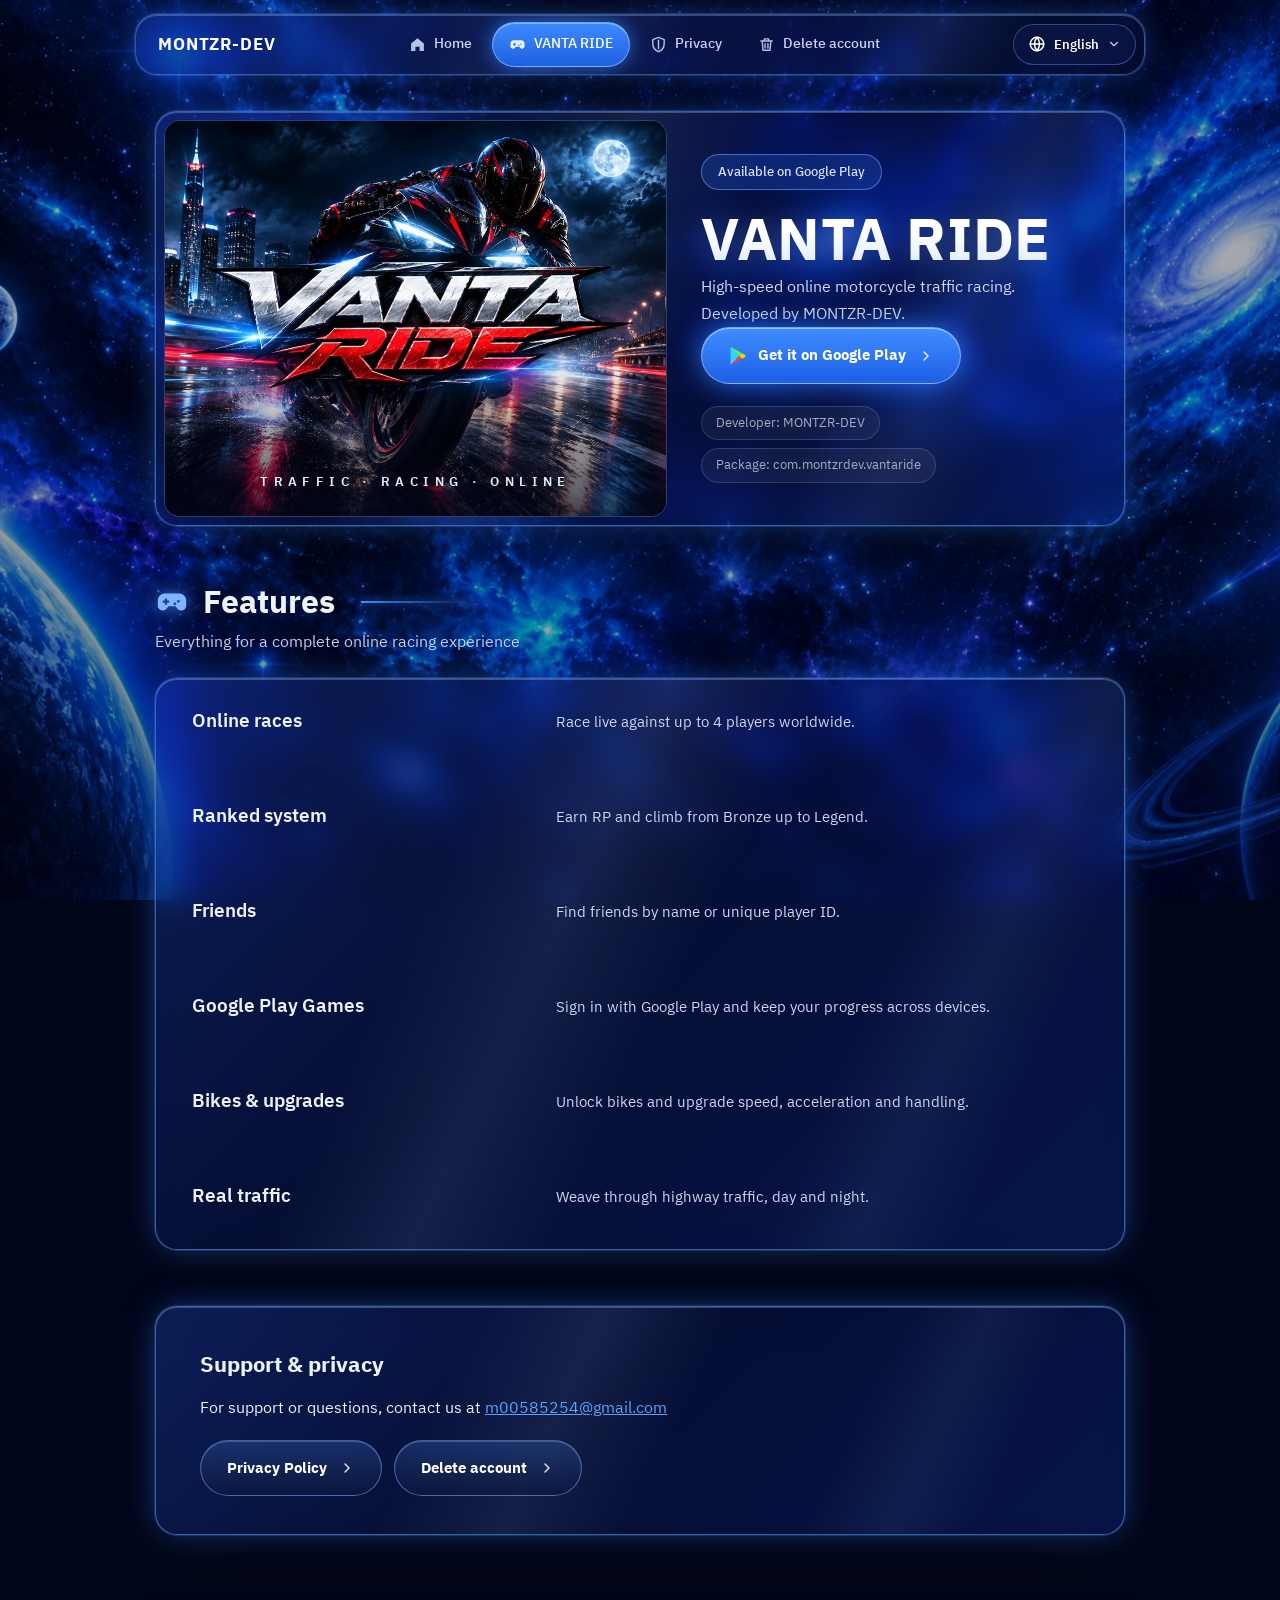
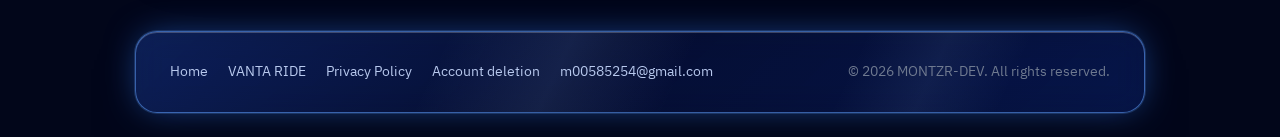
<file: vanta-ride.html>
<!DOCTYPE html>
<html lang="en" dir="ltr" data-title-ar="VANTA RIDE | لعبة سباق دراجات" data-title-en="VANTA RIDE | Motorcycle Traffic Racing">
<head>
<meta charset="UTF-8"><meta name="viewport" content="width=device-width, initial-scale=1.0">
<title>VANTA RIDE | Motorcycle Traffic Racing</title>
<meta name="description" content="VANTA RIDE - high-speed online motorcycle traffic racing game by MONTZR-DEV.">
<meta property="og:title" content="VANTA RIDE | Motorcycle Traffic Racing"><meta property="og:description" content="VANTA RIDE - high-speed online motorcycle traffic racing game by MONTZR-DEV."><meta property="og:image" content="vanta-ride-cover.jpg">
<meta name="theme-color" content="#060912"><link rel="icon" href="313614.jpg">
<link rel="preconnect" href="https://fonts.googleapis.com"><link rel="preconnect" href="https://fonts.gstatic.com" crossorigin><link href="https://fonts.googleapis.com/css2?family=IBM+Plex+Sans+Arabic:wght@400;500;600;700&display=swap" rel="stylesheet"><link rel="stylesheet" href="style.css">
<script src="main.js"></script>
</head>
<body>
<div class="bg" aria-hidden="true"><i></i><i></i><i></i></div><header class="nav"><div class="nav-inner glass"><a class="brand" href="index.html">MONTZR-DEV</a><nav class="links"><a href="index.html"><svg class="i" viewBox="0 0 24 24" fill="currentColor" aria-hidden="true"><path d="M3 10.5 12 3l9 7.5V21h-6v-6H9v6H3z"/></svg><span class="ar">الرئيسية</span><span class="en">Home</span></a><a href="vanta-ride.html" class="active" aria-current="page"><svg class="i" viewBox="0 0 24 24" fill="currentColor" aria-hidden="true"><path d="M7 6h10a5 5 0 0 1 5 5v3.5a3.5 3.5 0 0 1-6.3 2.1L14.5 15h-5l-1.2 1.6A3.5 3.5 0 0 1 2 14.5V11a5 5 0 0 1 5-5zm0 3.5v1.5H5.5v1.5H7V14h1.5v-1.5H10V11H8.5V9.5zm9.5 1a1 1 0 1 0 0 2 1 1 0 0 0 0-2zm-2.5 1.8a1 1 0 1 0 0 2 1 1 0 0 0 0-2z"/></svg><span class="ar">VANTA RIDE</span><span class="en">VANTA RIDE</span></a><a href="vanta-ride-privacy.html"><svg class="i" viewBox="0 0 24 24" fill="none" stroke="currentColor" stroke-width="2" stroke-linecap="round" stroke-linejoin="round" aria-hidden="true"><path d="M12 2 4 5v6c0 5 3.4 9.4 8 11 4.6-1.6 8-6 8-11V5z"/><path d="M12 6v12"/></svg><span class="ar">الخصوصية</span><span class="en">Privacy</span></a><a href="vanta-ride-delete-account.html"><svg class="i" viewBox="0 0 24 24" fill="none" stroke="currentColor" stroke-width="2" stroke-linecap="round" stroke-linejoin="round" aria-hidden="true"><path d="M4 7h16M10 11v6M14 11v6M6 7l1 13h10l1-13M9 7V4h6v3"/></svg><span class="ar">حذف الحساب</span><span class="en">Delete account</span></a></nav><button class="lang" type="button" onclick="toggleLanguage()"><svg class="i" viewBox="0 0 24 24" fill="none" stroke="currentColor" stroke-width="2" stroke-linecap="round" stroke-linejoin="round" aria-hidden="true"><circle cx="12" cy="12" r="9"/><path d="M3 12h18M12 3a14 14 0 0 1 0 18M12 3a14 14 0 0 0 0 18"/></svg><span class="lang-t">English</span><svg class="i" viewBox="0 0 24 24" fill="none" stroke="currentColor" stroke-width="2" stroke-linecap="round" stroke-linejoin="round" aria-hidden="true"><path d="m6 9 6 6 6-6"/></svg></button></div></header>
<main class="wrap">

<section class="feat glass">
 <div class="feat-art"><img src="vanta-ride-cover.jpg" alt="VANTA RIDE — Traffic · Racing · Online" loading="lazy"><div class="feat-tag">TRAFFIC · RACING · ONLINE</div></div>
 <div class="feat-body">
  <div class="badge"><span class="ar">متوفرة على Google Play</span><span class="en">Available on Google Play</span></div>
  <h1><span class="grad">VANTA RIDE</span></h1>
  <p><span class="ar">سباق دراجات نارية بين الزحام، بسرعة عالية وأونلاين. من تطوير MONTZR-DEV.</span><span class="en">High-speed online motorcycle traffic racing. Developed by MONTZR-DEV.</span></p>
  <div class="btns"><a class="btn btn-p" href="https://play.google.com/store/apps/details?id=com.montzrdev.vantaride" target="_blank" rel="noopener"><svg class="i" viewBox="0 0 24 24" aria-hidden="true"><path fill="#2fd3ff" d="M3.6 1.8 13.4 12 3.6 22.2c-.4-.2-.6-.6-.6-1.1V2.9c0-.5.2-.9.6-1.1z"/><path fill="#ffd400" d="m16.8 8.6 3.6 2.1c1 .6 1 2 0 2.6l-3.6 2.1-3.4-3.4z"/><path fill="#ff3a44" d="M3.6 22.2 13.4 12l3.4 3.4L5.2 22c-.6.4-1.2.4-1.6.2z"/><path fill="#48ff48" d="M3.6 1.8c.4-.2 1-.2 1.6.2l11.6 6.6-3.4 3.4z"/></svg><span class="ar">حمّلها من Google Play</span><span class="en">Get it on Google Play</span><svg class="i" viewBox="0 0 24 24" fill="none" stroke="currentColor" stroke-width="2" stroke-linecap="round" stroke-linejoin="round" aria-hidden="true"><path d="m9 6 6 6-6 6"/></svg></a></div>
  <p class="meta"><span><span class="ar">المطوّر</span><span class="en">Developer</span>: MONTZR-DEV</span><span>Package: com.montzrdev.vantaride</span></p>
 </div>
</section>
<section class="section"><h2 class="st"><svg class="i" viewBox="0 0 24 24" fill="currentColor" aria-hidden="true"><path d="M7 6h10a5 5 0 0 1 5 5v3.5a3.5 3.5 0 0 1-6.3 2.1L14.5 15h-5l-1.2 1.6A3.5 3.5 0 0 1 2 14.5V11a5 5 0 0 1 5-5zm0 3.5v1.5H5.5v1.5H7V14h1.5v-1.5H10V11H8.5V9.5zm9.5 1a1 1 0 1 0 0 2 1 1 0 0 0 0-2zm-2.5 1.8a1 1 0 1 0 0 2 1 1 0 0 0 0-2z"/></svg><span class="ar">المميزات</span><span class="en">Features</span></h2><p class="sub"><span class="ar">كل اللي تحتاجه لتجربة سباق أونلاين متكاملة</span><span class="en">Everything for a complete online racing experience</span></p><div class="feats glass"><div class="card glass"><h3><span class="ar">سباق أونلاين</span><span class="en">Online races</span></h3><p><span class="ar">تسابق مباشرة ويا لحد 4 لاعبين من كل العالم.</span><span class="en">Race live against up to 4 players worldwide.</span></p></div><div class="card glass"><h3><span class="ar">نظام تصنيف</span><span class="en">Ranked system</span></h3><p><span class="ar">اجمع نقاط RP واصعد من البرونز لحد الأساطير.</span><span class="en">Earn RP and climb from Bronze up to Legend.</span></p></div><div class="card glass"><h3><span class="ar">الأصدقاء</span><span class="en">Friends</span></h3><p><span class="ar">ابحث عن أصدقائك بالاسم أو الـ ID الفريد.</span><span class="en">Find friends by name or unique player ID.</span></p></div><div class="card glass"><h3><span class="ar">Google Play Games</span><span class="en">Google Play Games</span></h3><p><span class="ar">سجّل دخول بحساب Google Play واحفظ تقدمك على كل أجهزتك.</span><span class="en">Sign in with Google Play and keep your progress across devices.</span></p></div><div class="card glass"><h3><span class="ar">دراجات وتطويرات</span><span class="en">Bikes &amp; upgrades</span></h3><p><span class="ar">افتح دراجات جديدة وطوّر السرعة والتسارع والتحكم.</span><span class="en">Unlock bikes and upgrade speed, acceleration and handling.</span></p></div><div class="card glass"><h3><span class="ar">زحام حقيقي</span><span class="en">Real traffic</span></h3><p><span class="ar">تفادى السيارات بالطرق السريعة بالليل والنهار.</span><span class="en">Weave through highway traffic, day and night.</span></p></div></div></section>
<section class="section"><div class="glass support">
 <h2><span class="ar">الدعم والخصوصية</span><span class="en">Support &amp; privacy</span></h2>
 <p><span class="ar">للدعم أو أي استفسار، راسلنا على</span><span class="en">For support or questions, contact us at</span> <a href="mailto:m00585254@gmail.com">m00585254@gmail.com</a></p>
 <div class="btns"><a class="btn btn-g" href="vanta-ride-privacy.html"><span class="ar">سياسة الخصوصية</span><span class="en">Privacy Policy</span><svg class="i" viewBox="0 0 24 24" fill="none" stroke="currentColor" stroke-width="2" stroke-linecap="round" stroke-linejoin="round" aria-hidden="true"><path d="m9 6 6 6-6 6"/></svg></a><a class="btn btn-g" href="vanta-ride-delete-account.html"><span class="ar">حذف الحساب</span><span class="en">Delete account</span><svg class="i" viewBox="0 0 24 24" fill="none" stroke="currentColor" stroke-width="2" stroke-linecap="round" stroke-linejoin="round" aria-hidden="true"><path d="m9 6 6 6-6 6"/></svg></a></div>
</div></section>

</main>
<footer class="glass"><div><a href="index.html"><span class="ar">الرئيسية</span><span class="en">Home</span></a><a href="vanta-ride.html">VANTA RIDE</a><a href="vanta-ride-privacy.html"><span class="ar">سياسة الخصوصية</span><span class="en">Privacy Policy</span></a><a href="vanta-ride-delete-account.html"><span class="ar">حذف الحساب</span><span class="en">Account deletion</span></a><a href="mailto:m00585254@gmail.com">m00585254@gmail.com</a></div>
<p>© <span id="yr">2026</span> MONTZR-DEV. <span class="ar">جميع الحقوق محفوظة.</span><span class="en">All rights reserved.</span></p></footer>
</body></html>
</file>
<file: style.css>
*{box-sizing:border-box;margin:0;padding:0}
:root{--ink:#060912;--tx:#eef2fb;--mu:#a3adc2;--dim:#6f7a90;--acc:#8aa9ff;--bd:rgba(255,255,255,.14);--bd2:rgba(255,255,255,.07);--f:"IBM Plex Sans Arabic","Segoe UI",Tahoma,Arial,sans-serif}
html{scroll-behavior:smooth;color-scheme:dark}
body{font:400 16px/1.75 var(--f);background:var(--ink);color:var(--tx);min-height:100vh;overflow-x:hidden;-webkit-font-smoothing:antialiased}
::selection{background:rgba(138,169,255,.35)}
:focus-visible{outline:2px solid var(--acc);outline-offset:3px}
html[lang=ar] .en,html[lang=en] .ar{display:none!important}
.ar,.ar *{letter-spacing:0!important}
/* ambient light behind the glass */
.bg{position:fixed;inset:0;z-index:-1;overflow:hidden;background:radial-gradient(120% 80% at 50% -20%,#101a36,var(--ink) 62%)}
.bg i{position:absolute;border-radius:50%;filter:blur(90px);animation:drift 30s ease-in-out infinite alternate}
.bg i:nth-child(1){width:46vw;height:46vw;left:-8vw;top:-10vw;background:#2f5bff;opacity:.5}
.bg i:nth-child(2){width:38vw;height:38vw;right:-6vw;top:24vh;background:#19b8cc;opacity:.3;animation-duration:36s;animation-delay:-9s}
.bg i:nth-child(3){width:42vw;height:42vw;left:30vw;bottom:-18vw;background:#7a4dff;opacity:.34;animation-duration:42s;animation-delay:-17s}
@keyframes drift{to{transform:translate3d(6vw,5vh,0) scale(1.12)}}
/* glass: blur, specular top edge, cursor-following light */
.glass{position:relative;overflow:hidden;background:linear-gradient(145deg,rgba(255,255,255,.1),rgba(255,255,255,.03));backdrop-filter:blur(24px) saturate(165%);-webkit-backdrop-filter:blur(24px) saturate(165%);border:1px solid var(--bd);border-radius:24px;box-shadow:inset 0 1px 0 rgba(255,255,255,.28),inset 0 -1px 0 rgba(255,255,255,.04),0 28px 60px -28px rgba(0,0,0,.75)}
.glass::before{content:"";position:absolute;inset:0;pointer-events:none;opacity:0;transition:opacity .35s;background:radial-gradient(440px circle at var(--x,50%) var(--y,0),rgba(255,255,255,.15),transparent 62%)}
.glass:hover::before{opacity:1}
/* navigation */
.nav{position:sticky;top:14px;z-index:50;width:calc(100% - 28px);max-width:1120px;margin:14px auto 0}
.nav-inner{display:flex;align-items:center;justify-content:space-between;gap:10px;padding:9px 12px 9px 20px;border-radius:999px}
.brand{display:flex;align-items:center;gap:10px;color:#fff;text-decoration:none;font-weight:700;font-size:.95rem;letter-spacing:.06em;order:1}
.brand img{width:30px;height:30px;border-radius:50%;object-fit:cover}
.links{display:flex;gap:4px;align-items:center;order:2}
.links a{color:var(--mu);text-decoration:none;font-size:.88rem;font-weight:500;padding:8px 16px;border-radius:999px;white-space:nowrap;transition:color .2s,background .2s}
.links a:hover{color:#fff;background:rgba(255,255,255,.07)}
.links a.active{color:#fff;background:rgba(255,255,255,.13);box-shadow:inset 0 1px 0 rgba(255,255,255,.25)}
.lang{order:3;font:500 .84rem var(--f);color:#fff;background:rgba(255,255,255,.07);border:1px solid var(--bd);padding:8px 18px;border-radius:999px;cursor:pointer;transition:background .2s}
.lang:hover{background:rgba(255,255,255,.15)}
.wrap{max-width:1120px;margin:0 auto;padding:56px 20px 0}
/* hero */
.hero{display:grid;grid-template-columns:auto minmax(0,1fr);gap:48px;align-items:center;padding:64px 60px}
.hero-text:only-child{grid-column:1/-1}
.avatar{width:156px;height:156px;border-radius:50%;padding:6px;background:linear-gradient(145deg,rgba(255,255,255,.4),rgba(255,255,255,.04));box-shadow:0 24px 50px -18px rgba(47,91,255,.65)}
.avatar img{width:100%;height:100%;border-radius:50%;object-fit:cover;display:block}
h1{font-size:clamp(2.3rem,6vw,4.4rem);line-height:1.1;font-weight:700;letter-spacing:-.02em}
.grad{background:linear-gradient(180deg,#fff 35%,#9db4f0);-webkit-background-clip:text;background-clip:text;color:transparent}
.role{color:var(--acc);font-weight:500;margin:10px 0 16px}
.lead{color:var(--mu);max-width:62ch;margin-bottom:30px;font-size:1.06rem}
.btns{display:flex;gap:12px;flex-wrap:wrap}
.btn{position:relative;overflow:hidden;display:inline-flex;align-items:center;justify-content:center;padding:12px 26px;border-radius:999px;font-weight:600;font-size:.94rem;text-decoration:none;color:#fff;border:1px solid var(--bd);background:linear-gradient(180deg,rgba(255,255,255,.14),rgba(255,255,255,.04));box-shadow:inset 0 1px 0 rgba(255,255,255,.3);transition:transform .25s,border-color .25s}
.btn:hover{transform:translateY(-2px);border-color:rgba(255,255,255,.36)}
.btn::after{content:"";position:absolute;inset:0;background:linear-gradient(105deg,transparent 35%,rgba(255,255,255,.3) 50%,transparent 65%);transform:translateX(-120%);transition:transform .7s}
.btn:hover::after{transform:translateX(120%)}
.btn-p{background:linear-gradient(180deg,#5b86ff,#2f5bff);border-color:rgba(255,255,255,.3);box-shadow:inset 0 1px 0 rgba(255,255,255,.4),0 12px 30px -10px rgba(47,91,255,.85)}
/* sections */
.section{margin-top:96px}
.st{font-size:clamp(1.7rem,3.4vw,2.3rem);font-weight:700;line-height:1.25;margin-bottom:8px}
.sub{color:var(--mu);margin-bottom:34px;max-width:60ch}
/* featured game */
.feat{display:grid;grid-template-columns:1.1fr 1fr}
.feat-art{position:relative;min-height:380px;display:flex;align-items:center;justify-content:center;border-inline-end:1px solid var(--bd2);background:radial-gradient(80% 90% at 25% 15%,rgba(122,77,255,.5),transparent 60%),radial-gradient(70% 80% at 85% 95%,rgba(25,184,204,.4),transparent 60%),rgba(255,255,255,.02)}
.logo{text-align:center}
.mark{font-size:clamp(2.3rem,5vw,3.8rem);font-weight:700;font-style:italic;letter-spacing:.06em;color:#fff;text-shadow:0 8px 40px rgba(0,0,0,.45)}
.tag{display:flex;gap:22px;justify-content:center;margin-top:10px;font-size:.84rem;color:#d7e0ff;letter-spacing:.2em}
.feat-body{padding:52px;display:flex;flex-direction:column;justify-content:center;align-items:flex-start}
.feat-body h3{font-size:1.9rem;font-weight:700;margin-bottom:10px}
.feat-body p{color:var(--mu)}
.badge{padding:6px 16px;border-radius:999px;border:1px solid rgba(138,169,255,.4);background:rgba(138,169,255,.12);color:#d5e0ff;font-size:.8rem;font-weight:500;margin-bottom:18px}
.chips{display:flex;flex-wrap:wrap;gap:8px;margin:20px 0 26px}
.chip{font-size:.8rem;padding:6px 14px;border-radius:999px;border:1px solid var(--bd);background:rgba(255,255,255,.06);color:#d8def0}
.mini{display:flex;gap:22px;flex-wrap:wrap;margin-top:22px;font-size:.86rem}
.mini a{color:var(--mu);text-decoration:none;border-bottom:1px solid var(--bd)}.mini a:hover{color:#fff}
/* projects: bento rhythm */
.grid{display:grid;grid-template-columns:repeat(3,1fr);gap:18px}
.card{padding:32px;display:flex;flex-direction:column;transition:border-color .3s}
.card:hover{border-color:rgba(255,255,255,.3)}
.grid .card:nth-child(1),.grid .card:nth-child(4),.grid .card:nth-child(5){grid-column:span 2}
.card h3{font-size:1.2rem;font-weight:600;margin-bottom:10px}
.card p{color:var(--mu);font-size:.94rem;flex-grow:1;margin-bottom:26px}
.cl{display:flex;gap:10px;flex-wrap:wrap}
.lb{display:inline-flex;padding:7px 18px;border-radius:999px;border:1px solid var(--bd);background:rgba(255,255,255,.07);font-size:.82rem;font-weight:600;color:#fff;text-decoration:none;transition:background .2s}
.lb:hover{background:rgba(255,255,255,.16)}
.soon{padding:7px 18px;border-radius:999px;border:1px dashed rgba(255,255,255,.2);font-size:.82rem;color:var(--dim)}
/* features as one glass list */
.feats .card{display:grid;grid-template-columns:minmax(0,1fr) minmax(0,1.6fr);gap:8px 32px;align-items:baseline;padding:26px 36px;background:none;border:0;border-radius:0;box-shadow:none;backdrop-filter:none;-webkit-backdrop-filter:none}
.feats .card+.card{border-top:1px solid var(--bd2)}
.feats .card p{margin:0}
.support{padding:38px 44px}
.support h2{font-size:1.4rem;margin-bottom:10px}
.support .btns{margin-top:18px}
.support a:not(.btn){color:var(--acc)}
/* documents */
.doc{max-width:880px;margin:0 auto;padding:60px 64px}
.doc h1{font-size:clamp(2rem,4.4vw,3rem)}
.doc h2{font-size:1.2rem;font-weight:600;margin:42px 0 12px}
.doc p,.doc li{color:#c9d0e0}
.doc ul,.doc ol{padding-inline-start:22px;margin:8px 0}.doc li{margin:8px 0}
.doc a{color:var(--acc);text-underline-offset:3px}
.doc b{color:#fff;font-weight:600}
.meta{display:flex;flex-wrap:wrap;gap:8px;margin:18px 0 30px;padding-bottom:30px;border-bottom:1px solid var(--bd2)}
.meta>span{padding:5px 14px;border-radius:999px;border:1px solid var(--bd);background:rgba(255,255,255,.05);color:var(--mu);font-size:.8rem}
.feat-body .meta{border:0;padding:0;margin:22px 0 0}
.two{display:grid;grid-template-columns:1fr 1fr;gap:18px;margin:30px 0}
.box{padding:28px;border-radius:20px;border:1px solid var(--bd);background:rgba(255,255,255,.04);box-shadow:inset 0 1px 0 rgba(255,255,255,.12)}
.box h3{font-size:1.1rem;margin-bottom:12px}
.box .btn{margin-top:18px;color:#fff}
footer{width:calc(100% - 28px);max-width:1120px;margin:96px auto 24px;padding:28px 34px;display:flex;justify-content:space-between;gap:16px;flex-wrap:wrap;font-size:.86rem;color:var(--dim)}
footer a{color:var(--mu);text-decoration:none;margin-inline-end:20px}footer a:hover{color:#fff}
/* one page-load sequence */
.hero,.feat,.doc{animation:rise .9s cubic-bezier(.2,.7,.2,1) both}
.section{animation:lift .9s .2s cubic-bezier(.2,.7,.2,1) both}
@keyframes rise{from{opacity:0;transform:translateY(22px)}}
@keyframes lift{from{transform:translateY(22px)}}
@media(max-width:900px){.grid{grid-template-columns:1fr 1fr}.grid .card:nth-child(n){grid-column:auto}.grid .card:nth-child(1),.grid .card:nth-child(6){grid-column:span 2}}
@media(max-width:760px){.nav-inner{flex-wrap:wrap;border-radius:28px;padding:10px 12px 10px 18px}.links{order:3;flex:1 0 100%;overflow-x:auto}.lang{order:2}.hero{grid-template-columns:1fr;padding:38px 28px;gap:26px}.feat,.two,.grid{grid-template-columns:1fr}.grid .card:nth-child(n){grid-column:auto}.feat-art{min-height:240px;border-inline-end:0;border-bottom:1px solid var(--bd2)}.feat-body{padding:32px 28px}.feats .card{grid-template-columns:1fr;padding:22px 26px}.doc{padding:38px 26px}.support{padding:30px 26px}.wrap{padding-top:36px}.section{margin-top:72px}footer{padding:24px 26px}}
@media(prefers-reduced-motion:reduce){*,*::before,*::after{animation:none!important;transition:none!important}}

/* ================= v5: neon space theme ================= */
:root{--acc:#5aa2ff;--blue:#2f7bff;--edge:rgba(96,160,255,.55);--glow:0 0 0 1px rgba(110,170,255,.18),0 0 34px -6px rgba(47,123,255,.55)}
body{background:#02061a url(bg-galaxy.jpg) center/cover fixed no-repeat}
body::before{content:"";position:fixed;inset:0;z-index:-1;pointer-events:none;background:radial-gradient(120% 90% at 50% 30%,rgba(2,6,26,.18),rgba(2,6,26,.62))}
.bg{display:none}
@media(max-width:900px){body{background-attachment:scroll}body::after{content:"";position:fixed;inset:0;z-index:-2;background:#02061a url(bg-galaxy.jpg) 30% center/cover no-repeat}}
.i{width:18px;height:18px;flex:none;display:inline-block;vertical-align:-3px}
/* glass panels */
.glass{background:linear-gradient(135deg,rgba(40,90,210,.30),rgba(8,20,64,.55) 45%,rgba(20,60,170,.28));border:1.5px solid var(--edge);border-radius:22px;backdrop-filter:blur(14px) saturate(150%);-webkit-backdrop-filter:blur(14px) saturate(150%);box-shadow:inset 0 1px 0 rgba(255,255,255,.22),var(--glow),0 30px 70px -30px rgba(0,0,0,.8)}
.glass::after{content:"";position:absolute;inset:0;pointer-events:none;border-radius:inherit;background:linear-gradient(115deg,transparent 30%,rgba(160,200,255,.10) 42%,transparent 54%,transparent 70%,rgba(160,200,255,.07) 78%,transparent 86%)}
.glass>*{position:relative;z-index:1}
/* nav */
.nav{max-width:1010px}
.nav-inner{padding:7px 8px 7px 8px;background:linear-gradient(90deg,rgba(20,50,140,.55),rgba(6,16,50,.6));border-color:rgba(96,160,255,.45)}
.brand{font-size:1.02rem;letter-spacing:.03em}
.brand img{width:42px;height:42px;border:2px solid #4d94ff;box-shadow:0 0 16px rgba(77,148,255,.8)}
.links a{display:inline-flex;align-items:center;gap:8px;color:#c8d6f5;padding:9px 16px}
.links a .i{width:17px;height:17px;opacity:.9}
.links a.active{background:linear-gradient(180deg,#3d8bff,#1f5fe0);color:#fff;border:1px solid rgba(160,205,255,.6);box-shadow:0 0 18px rgba(47,123,255,.75),inset 0 1px 0 rgba(255,255,255,.35)}
.lang{display:inline-flex;align-items:center;gap:8px;padding:9px 14px;background:rgba(10,24,70,.7);border:1px solid rgba(96,160,255,.4);font-weight:600}
.lang .i:last-child{width:14px;height:14px;opacity:.8}
/* buttons */
.btn{gap:10px;padding:14px 26px;border-radius:999px;font-weight:700}
.btn .i{width:20px;height:20px}
.btn .i:last-child:not(:first-child){width:16px;height:16px;margin-inline-start:2px;opacity:.9}
html[dir=rtl] .btn .i:last-child:not(:first-child),html[dir=rtl] .lb .i{transform:scaleX(-1)}
.btn-p{background:linear-gradient(180deg,#3f8eff,#1d5fe6);border:1px solid rgba(170,210,255,.6);box-shadow:inset 0 1px 0 rgba(255,255,255,.45),0 0 26px rgba(47,123,255,.8)}
.btn-p:hover{box-shadow:inset 0 1px 0 rgba(255,255,255,.45),0 0 36px rgba(80,150,255,1)}
.btn-g{background:linear-gradient(180deg,rgba(40,70,140,.55),rgba(12,24,60,.7));border:1px solid rgba(120,170,255,.5);box-shadow:inset 0 1px 0 rgba(255,255,255,.18)}
.btn-g:hover{border-color:#7fb4ff;box-shadow:0 0 22px rgba(47,123,255,.55)}
/* hero */
.wrap{max-width:1010px;padding-top:36px}
.hero{grid-template-columns:auto minmax(0,1fr);gap:56px;padding:46px 56px}
.avatar{width:184px;height:184px;padding:5px;background:linear-gradient(160deg,#9cc7ff,#2f7bff 45%,#0a2a8a);box-shadow:0 0 0 6px rgba(47,123,255,.18),0 0 46px rgba(47,123,255,.9)}
.avatar img{border:3px solid #061238}
h1{font-size:clamp(2.4rem,5.6vw,3.7rem);letter-spacing:.01em}
.grad{background:linear-gradient(180deg,#fff 40%,#cfe0ff);-webkit-background-clip:text;background-clip:text;color:transparent;text-shadow:none;filter:drop-shadow(0 2px 14px rgba(120,170,255,.35))}
.role{color:#6fb0ff;font-weight:600;font-size:1.1rem;margin:4px 0 10px}
.lead{color:#d2dcf3;font-size:1.02rem;margin-bottom:28px}
/* section titles */
.section{margin-top:56px}
.st{display:flex;align-items:center;gap:14px;font-size:clamp(1.6rem,3vw,2rem)}
.st .i{width:34px;height:34px;color:#7fb4ff;filter:drop-shadow(0 0 8px rgba(80,150,255,.8))}
.st::after{content:"";flex:0 0 120px;height:2px;margin-inline-start:12px;background:linear-gradient(90deg,#3d8bff,transparent);box-shadow:0 0 8px rgba(61,139,255,.8)}
html[dir=rtl] .st::after{background:linear-gradient(270deg,#3d8bff,transparent)}
.sub{color:#c3cfeb;margin:-2px 0 22px}
/* featured game */
.feat{grid-template-columns:1.12fr 1fr;padding:8px}
.feat-art{min-height:330px;border-radius:16px;overflow:hidden;border:1px solid rgba(110,170,255,.35);background:#050a1e;padding:0}
.feat-art img{position:absolute;inset:0;width:100%;height:100%;object-fit:cover;transition:transform .8s}
.feat:hover .feat-art img{transform:scale(1.04)}
.feat-art::after{content:"";position:absolute;inset:0;background:linear-gradient(180deg,transparent 60%,rgba(2,6,26,.75))}
.feat-tag{position:absolute;left:0;right:0;bottom:22px;z-index:2;text-align:center;font-size:.8rem;letter-spacing:.42em;color:#e4ecff;font-weight:600}
.feat-body{padding:34px 34px}
.feat-body h3{font-size:1.9rem;letter-spacing:.02em}
.feat-body p{color:#d0daf2;font-size:.97rem}
.chips{margin:18px 0 22px}
.chip{background:rgba(10,24,70,.6);border:1px solid rgba(110,170,255,.45);color:#e6edff;font-weight:500;padding:7px 16px}
.mini{gap:0;margin-top:20px}
.mini a{color:#a9c6ff;border:0;text-decoration:underline;text-underline-offset:3px}
.mini a+a{margin-inline-start:16px;padding-inline-start:16px;border-inline-start:1px solid rgba(160,190,255,.4)}
.badge{border-color:rgba(110,170,255,.55);background:rgba(47,123,255,.2)}
/* project cards */
.grid{gap:18px}
.card{padding:28px}
.card h3{font-size:1.18rem}
.card p{color:#cdd8f1}
.lb{border-radius:999px;border:1px solid rgba(120,170,255,.55);background:linear-gradient(180deg,rgba(47,123,255,.35),rgba(20,50,140,.35));gap:6px;align-items:center}
.lb:hover{box-shadow:0 0 18px rgba(47,123,255,.6)}
.soon{border-color:rgba(120,170,255,.35);color:#9fb3dc}
.feats{padding:0}
.feats .card{background:none!important;border:0!important;box-shadow:none!important}
.feats .card::after{display:none}
.doc p,.doc li{color:#d3dcf1}
.box{background:rgba(10,24,70,.45);border-color:rgba(110,170,255,.35)}
footer{max-width:1010px}
footer a{color:#b8c9ee}
@media(max-width:760px){.links a{padding:8px 12px}.hero{padding:34px 24px;text-align:center;justify-items:center}.hero .btns{justify-content:center}.avatar{width:150px;height:150px}.feat-art{min-height:220px}.st::after{flex-basis:60px}.feat-body{padding:26px 22px}}

/* v5.1: brand without image */
.brand{padding-inline-start:14px;font-size:1.08rem;letter-spacing:.05em}
</file>
